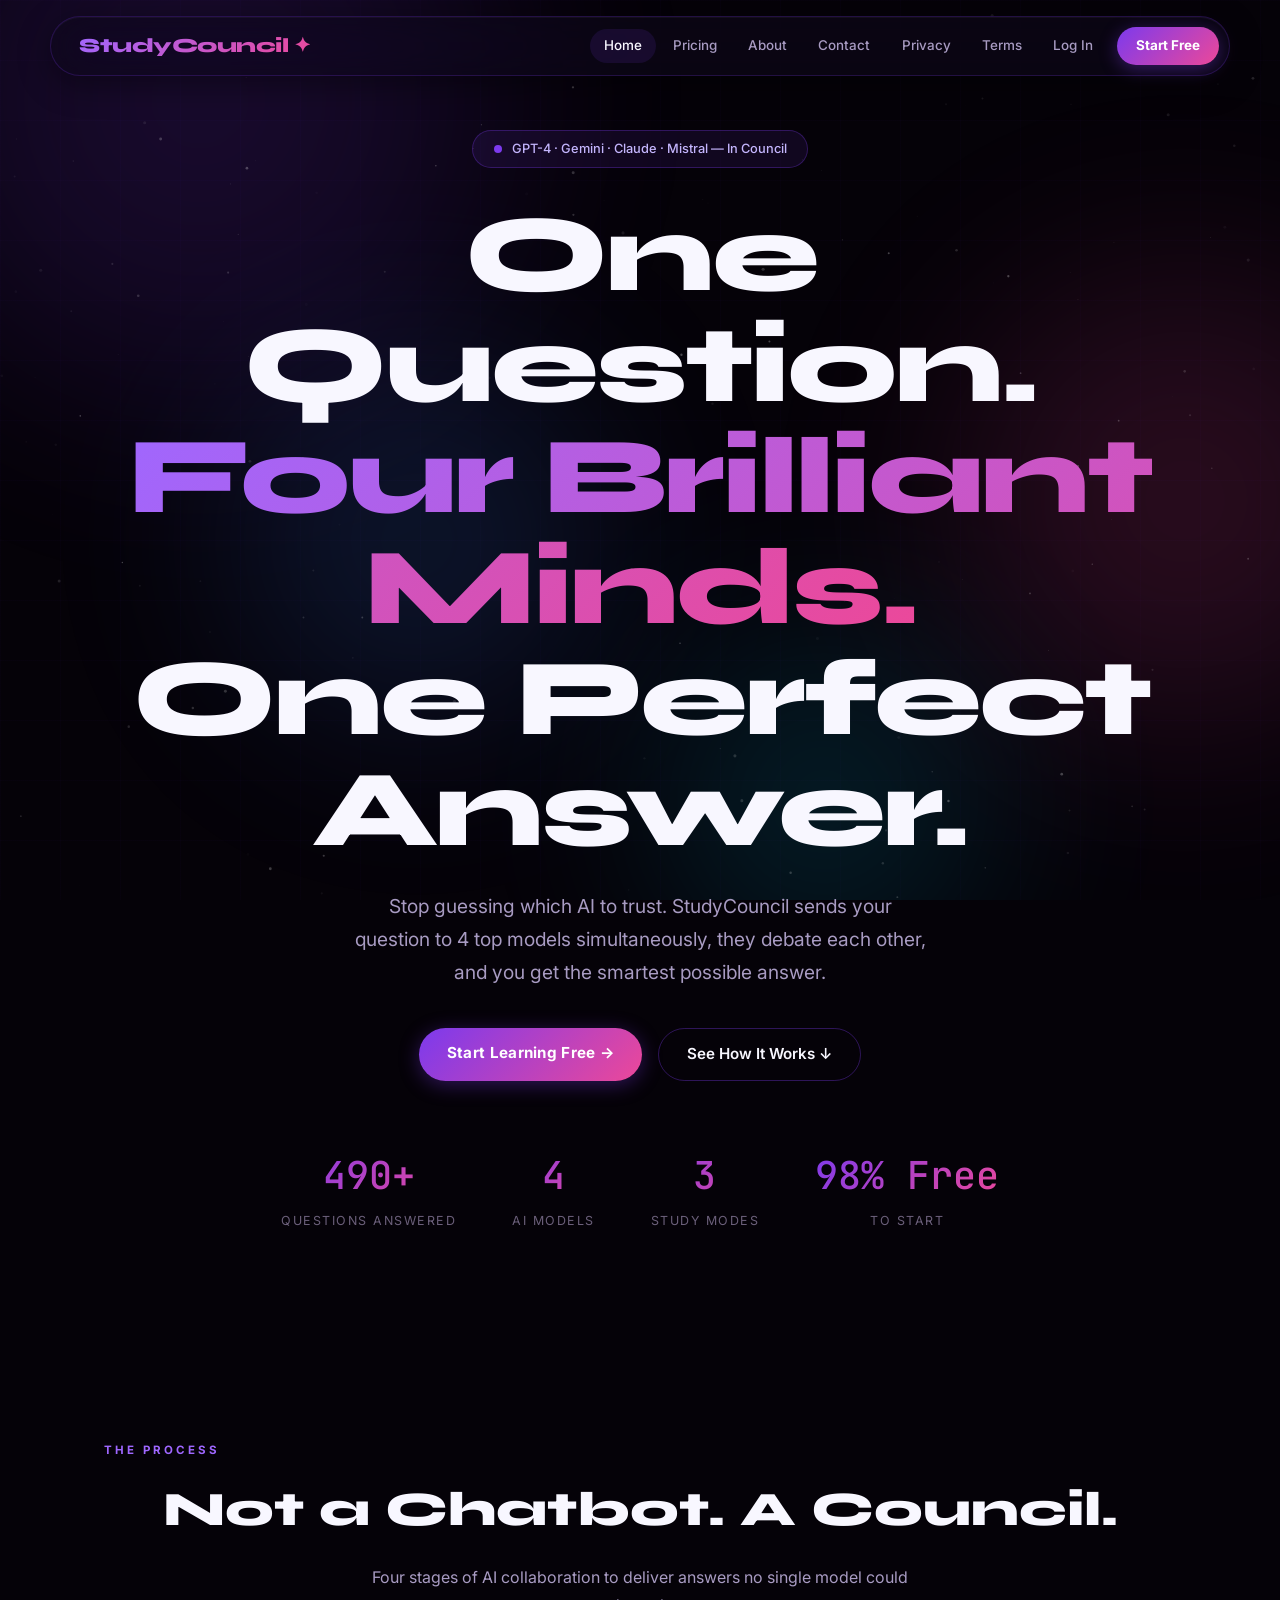
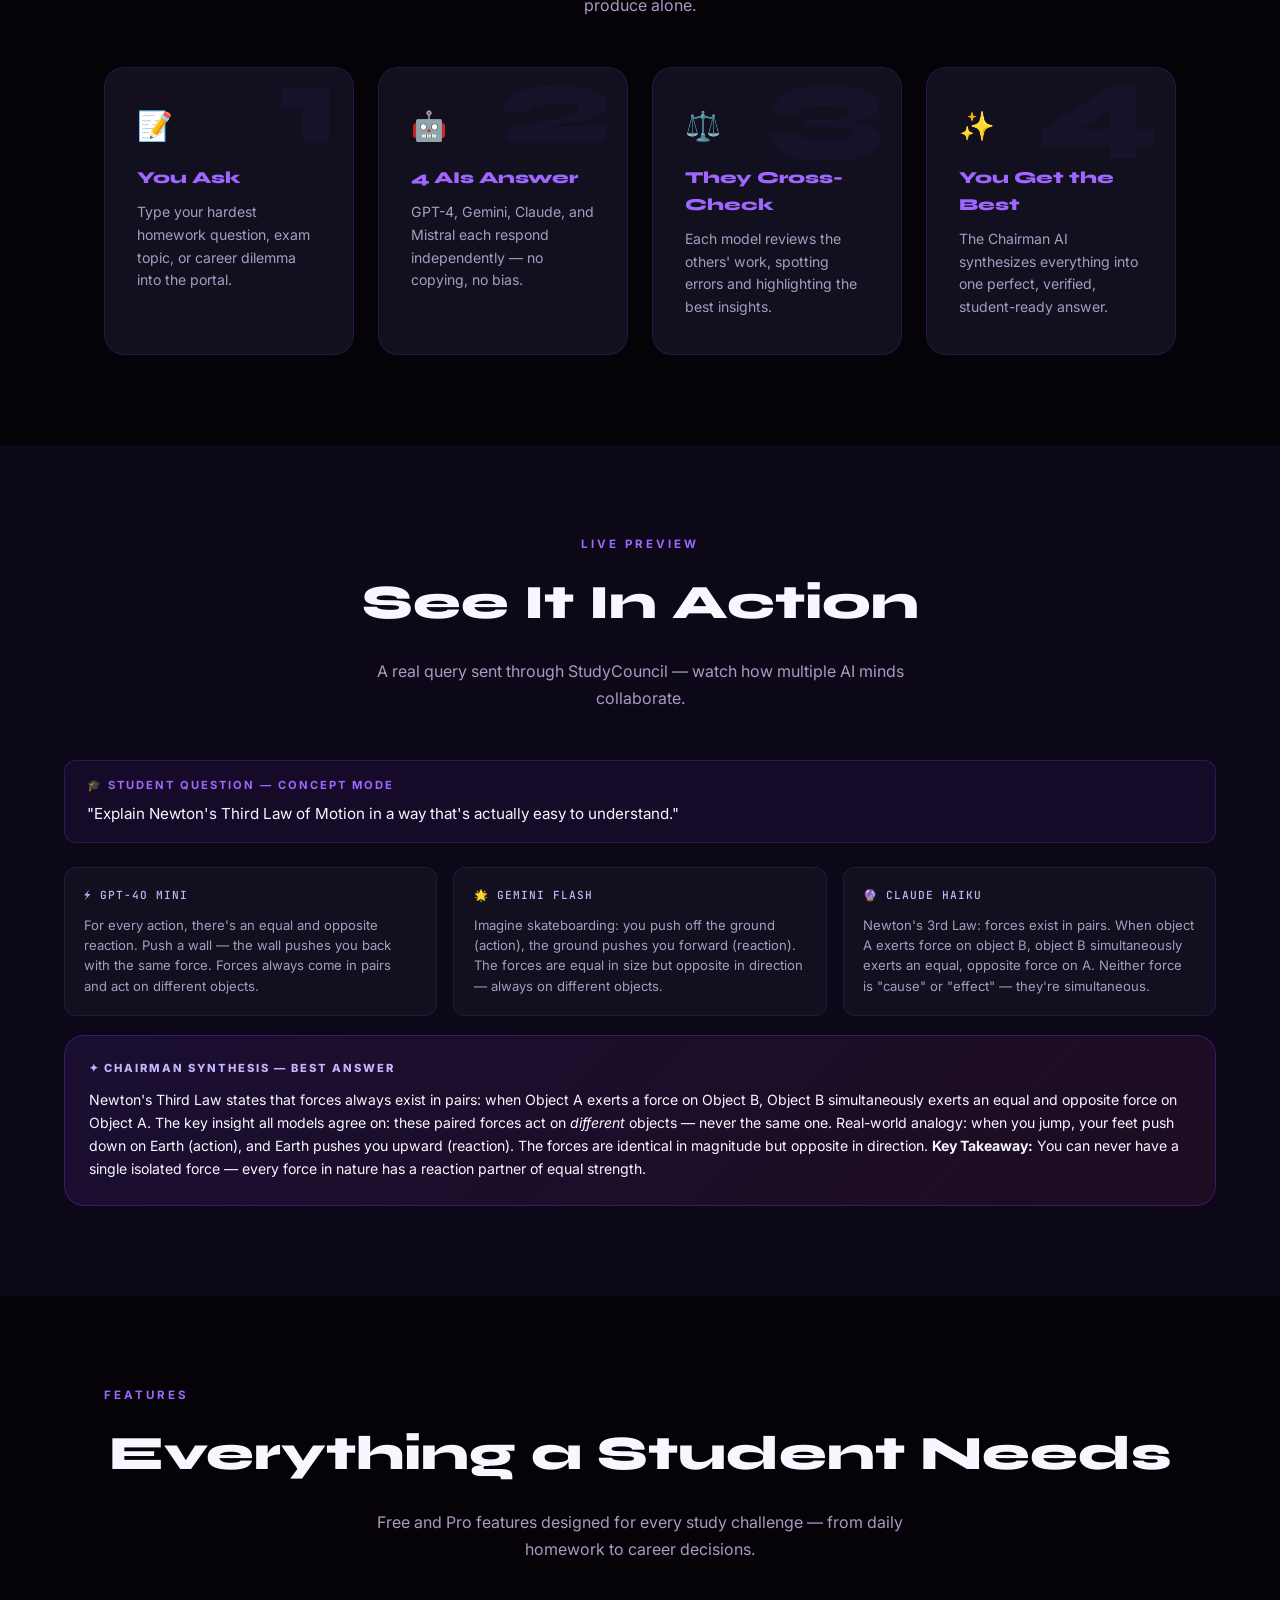
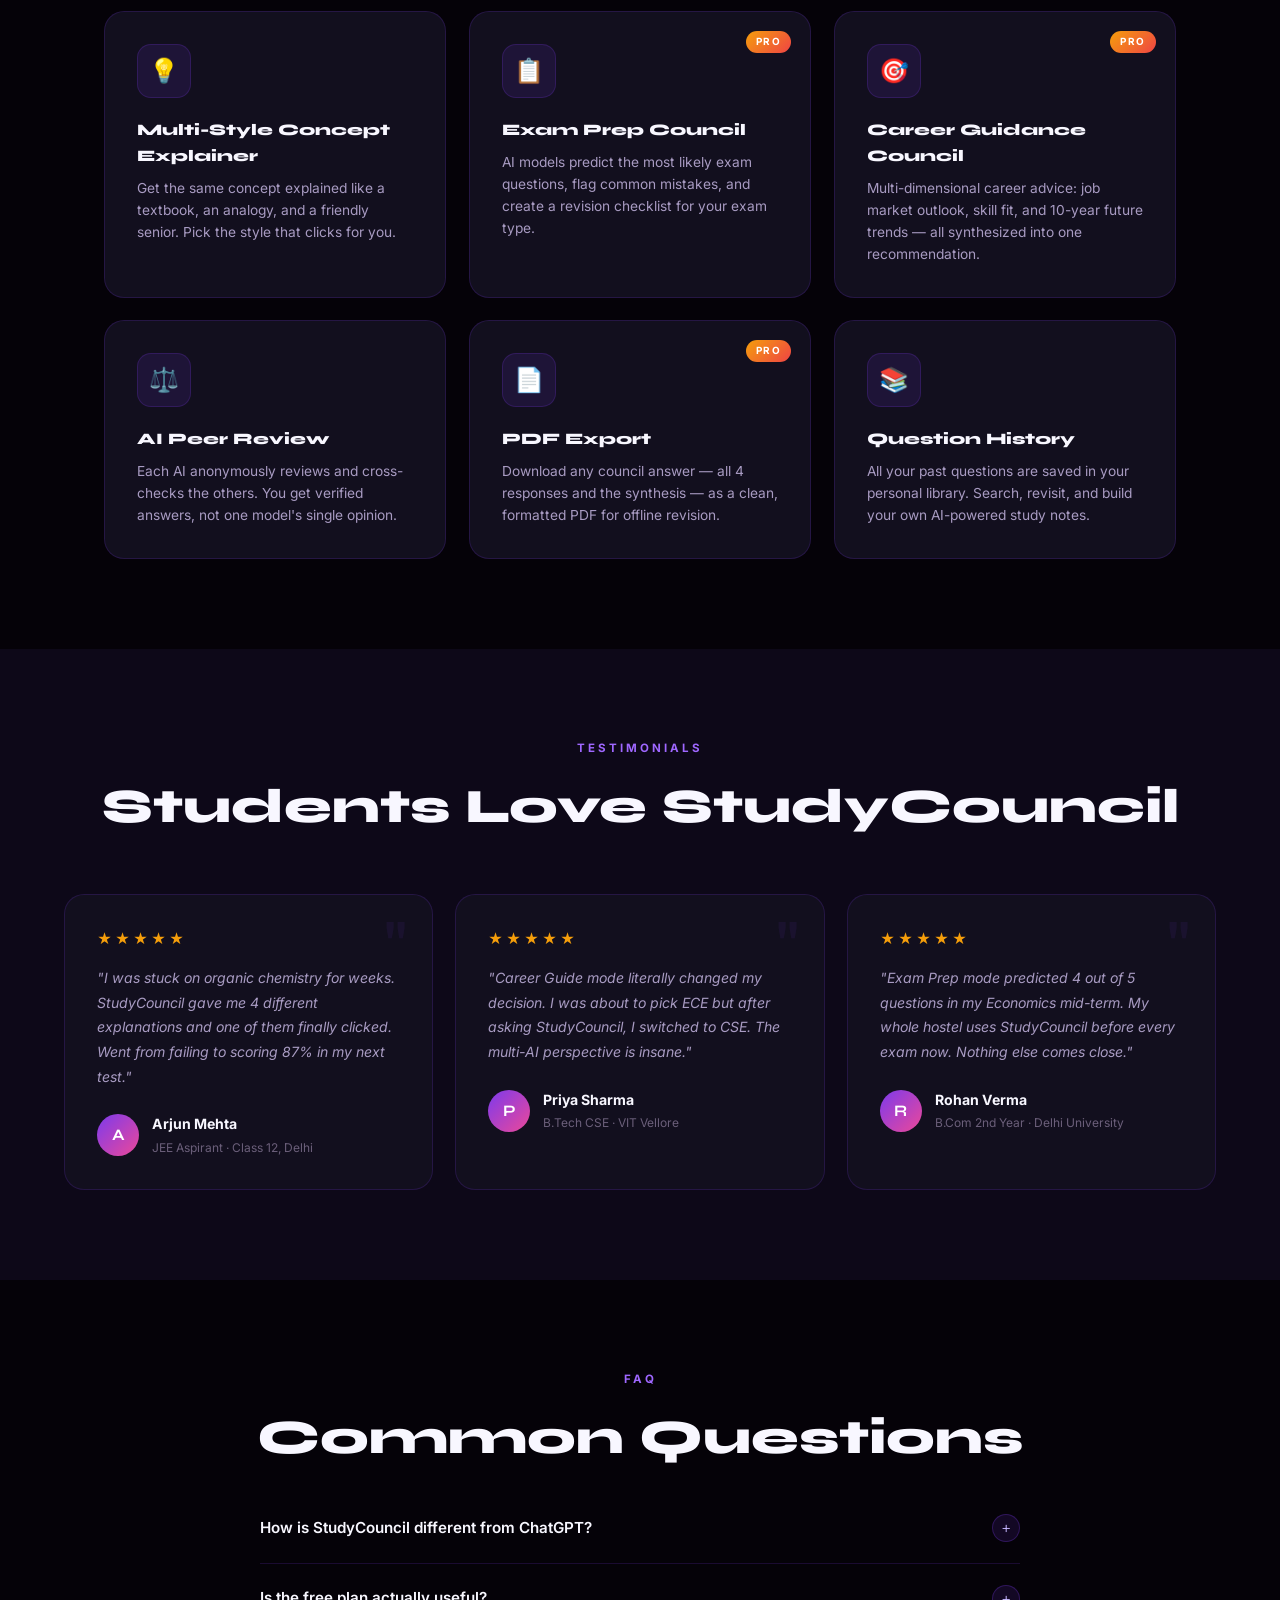
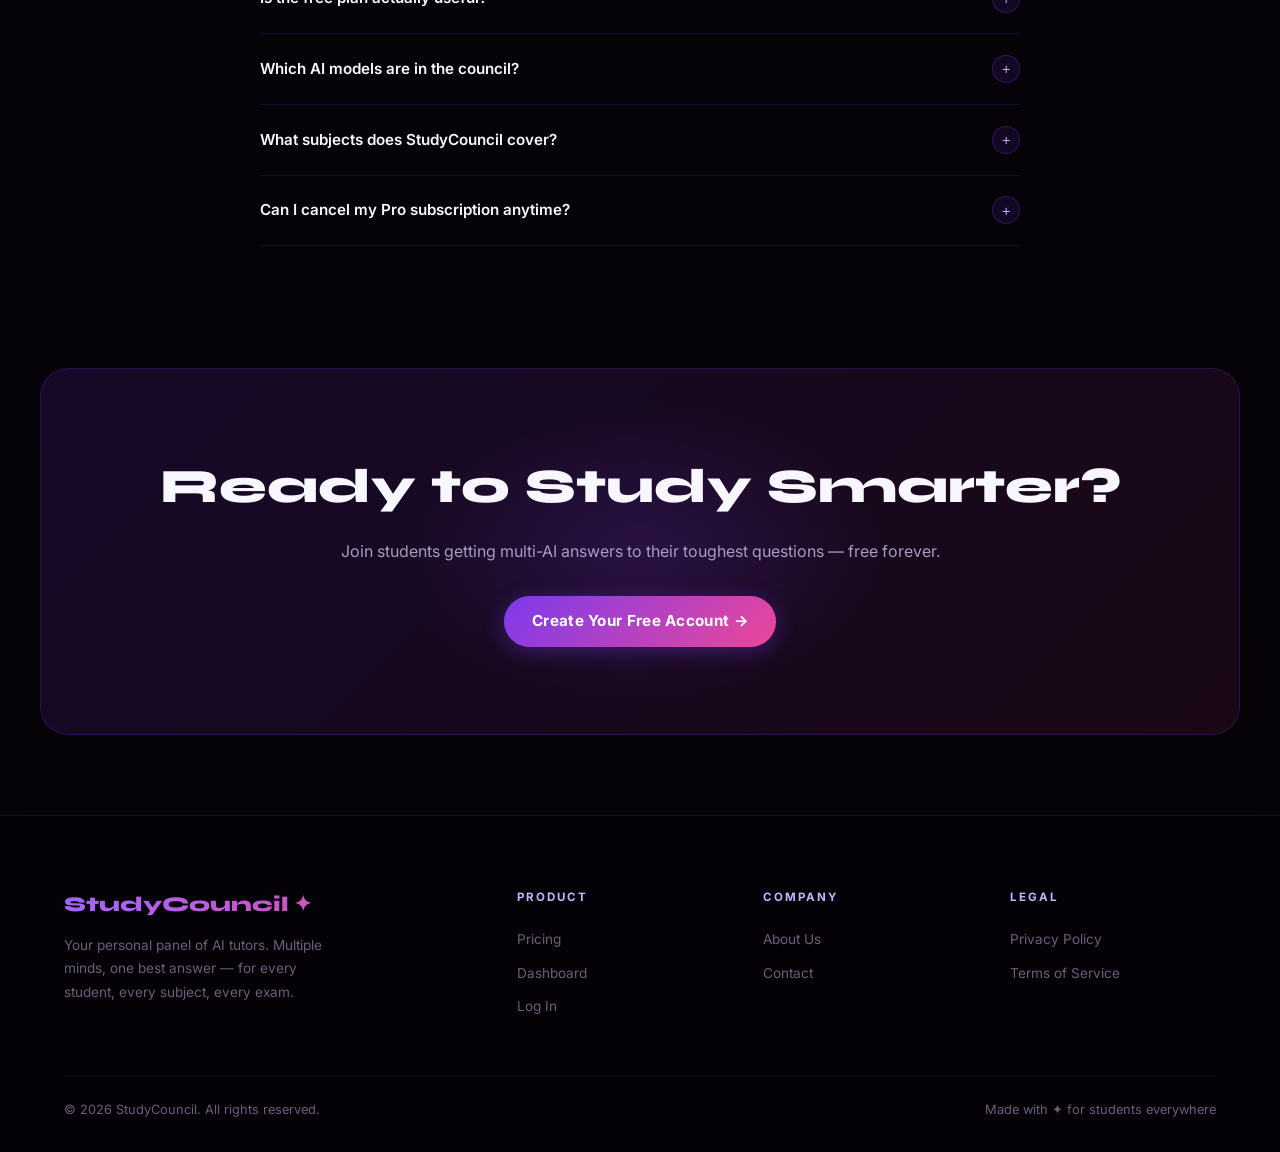
<file: index.html>
<!DOCTYPE html>
<html lang="en">
<head>
  <meta charset="UTF-8">
  <meta name="viewport" content="width=device-width, initial-scale=1.0">
  <title>StudyCouncil | 4 Minds. 1 Answer.</title>
  <meta name="description" content="Ask any study question and get answers from GPT-4, Gemini, Claude & Mistral simultaneously. Free for students.">
  <link rel="icon" href="data:image/svg+xml,<svg xmlns='http://www.w3.org/2000/svg' viewBox='0 0 100 100'><text y='.9em' font-size='90'>🎓</text></svg>">
  <link rel="stylesheet" href="css/global.css">
  <link rel="stylesheet" href="css/navbar.css">
  <link rel="stylesheet" href="css/footer.css">
  <link rel="stylesheet" href="css/home.css">
</head>
<body>
  <!-- Animated background -->
  <div class="bg-mesh" aria-hidden="true">
    <div class="mesh-orb mesh-orb-1"></div>
    <div class="mesh-orb mesh-orb-2"></div>
    <div class="mesh-orb mesh-orb-3"></div>
    <div class="mesh-orb mesh-orb-4"></div>
  </div>
  <canvas id="starfield" style="position:fixed;inset:0;z-index:0;pointer-events:none;opacity:0.35;"></canvas>

  <!-- Splash -->
  <div id="splash">
    <div class="splash-logo">StudyCouncil ✦</div>
    <div class="splash-dots"><span></span><span></span><span></span><span></span></div>
    <div class="splash-tagline">4 Minds. 1 Answer.</div>
  </div>

  <!-- Navbar -->
  <nav class="navbar" id="navbar">
    <div class="nav-container">
      <a href="index.html" class="nav-logo">StudyCouncil ✦</a>
      <div class="nav-links" id="navLinks">
        <a href="index.html" class="active">Home</a>
        <a href="pricing.html">Pricing</a>
        <a href="about.html">About</a>
        <a href="contact.html">Contact</a>
        <a href="privacy.html">Privacy</a>
        <a href="terms.html">Terms</a>
        <a href="login.html" class="nav-login">Log In</a>
        <a href="signup.html" class="nav-cta">Start Free</a>
      </div>
      <button class="hamburger" id="hamburger" onclick="toggleMenu()"><span></span><span></span><span></span></button>
    </div>
  </nav>

  <!-- Hero -->
  <header class="hero">
    <div class="hero-badge"><span class="badge-dot"></span>GPT-4 · Gemini · Claude · Mistral — In Council</div>
    <h1>One Question.<br><span class="grad-text">Four Brilliant Minds.</span><br>One Perfect Answer.</h1>
    <p>Stop guessing which AI to trust. StudyCouncil sends your question to 4 top models simultaneously, they debate each other, and you get the smartest possible answer.</p>
    <div class="hero-btns">
      <a href="signup.html" class="btn-primary">Start Learning Free →</a>
      <a href="#how" class="btn-secondary">See How It Works ↓</a>
    </div>
    <div class="stats">
      <div class="stat-item"><span class="stat-num" data-target="500" data-suffix="+">0</span><p>Questions Answered</p></div>
      <div class="stat-item"><span class="stat-num" data-target="4">0</span><p>AI Models</p></div>
      <div class="stat-item"><span class="stat-num" data-target="3">0</span><p>Study Modes</p></div>
      <div class="stat-item"><span class="stat-num" data-target="100" data-suffix="% Free">0</span><p>To Start</p></div>
    </div>
  </header>

  <!-- How It Works -->
  <section id="how">
    <span class="section-label">The Process</span>
    <h2 class="section-title">Not a Chatbot. A Council.</h2>
    <p class="section-sub">Four stages of AI collaboration to deliver answers no single model could produce alone.</p>
    <div class="steps-grid">
      <div class="step-card reveal"><div class="step-num">1</div><span class="step-icon">📝</span><h3>You Ask</h3><p>Type your hardest homework question, exam topic, or career dilemma into the portal.</p></div>
      <div class="step-card reveal"><div class="step-num">2</div><span class="step-icon">🤖</span><h3>4 AIs Answer</h3><p>GPT-4, Gemini, Claude, and Mistral each respond independently — no copying, no bias.</p></div>
      <div class="step-card reveal"><div class="step-num">3</div><span class="step-icon">⚖️</span><h3>They Cross-Check</h3><p>Each model reviews the others' work, spotting errors and highlighting the best insights.</p></div>
      <div class="step-card reveal"><div class="step-num">4</div><span class="step-icon">✨</span><h3>You Get the Best</h3><p>The Chairman AI synthesizes everything into one perfect, verified, student-ready answer.</p></div>
    </div>
  </section>

  <!-- Live Demo Preview -->
  <div class="demo-section">
    <div class="demo-wrap">
      <span class="section-label" style="text-align:center;display:block;margin-bottom:12px">Live Preview</span>
      <h2 class="section-title">See It In Action</h2>
      <p class="section-sub">A real query sent through StudyCouncil — watch how multiple AI minds collaborate.</p>
      <div class="demo-query">
        <div class="demo-query-label">🎓 Student Question — Concept Mode</div>
        <p>"Explain Newton's Third Law of Motion in a way that's actually easy to understand."</p>
      </div>
      <div class="demo-cards">
        <div class="demo-card reveal"><div class="demo-model">⚡ GPT-4o Mini</div><p>For every action, there's an equal and opposite reaction. Push a wall — the wall pushes you back with the same force. Forces always come in pairs and act on different objects.</p></div>
        <div class="demo-card reveal"><div class="demo-model">🌟 Gemini Flash</div><p>Imagine skateboarding: you push off the ground (action), the ground pushes you forward (reaction). The forces are equal in size but opposite in direction — always on different objects.</p></div>
        <div class="demo-card reveal"><div class="demo-model">🔮 Claude Haiku</div><p>Newton's 3rd Law: forces exist in pairs. When object A exerts force on object B, object B simultaneously exerts an equal, opposite force on A. Neither force is "cause" or "effect" — they're simultaneous.</p></div>
      </div>
      <div class="demo-synthesis reveal">
        <div class="demo-synth-label">✦ Chairman Synthesis — Best Answer</div>
        <p>Newton's Third Law states that forces always exist in pairs: when Object A exerts a force on Object B, Object B simultaneously exerts an equal and opposite force on Object A. The key insight all models agree on: these paired forces act on <em>different</em> objects — never the same one. Real-world analogy: when you jump, your feet push down on Earth (action), and Earth pushes you upward (reaction). The forces are identical in magnitude but opposite in direction. <strong>Key Takeaway:</strong> You can never have a single isolated force — every force in nature has a reaction partner of equal strength.</p>
      </div>
    </div>
  </div>

  <!-- Features -->
  <section id="features">
    <span class="section-label">Features</span>
    <h2 class="section-title">Everything a Student Needs</h2>
    <p class="section-sub">Free and Pro features designed for every study challenge — from daily homework to career decisions.</p>
    <div class="features-grid">
      <div class="feature-card reveal"><div class="feature-icon">💡</div><h3>Multi-Style Concept Explainer</h3><p>Get the same concept explained like a textbook, an analogy, and a friendly senior. Pick the style that clicks for you.</p></div>
      <div class="feature-card reveal"><span class="pro-badge">PRO</span><div class="feature-icon">📋</div><h3>Exam Prep Council</h3><p>AI models predict the most likely exam questions, flag common mistakes, and create a revision checklist for your exam type.</p></div>
      <div class="feature-card reveal"><span class="pro-badge">PRO</span><div class="feature-icon">🎯</div><h3>Career Guidance Council</h3><p>Multi-dimensional career advice: job market outlook, skill fit, and 10-year future trends — all synthesized into one recommendation.</p></div>
      <div class="feature-card reveal"><div class="feature-icon">⚖️</div><h3>AI Peer Review</h3><p>Each AI anonymously reviews and cross-checks the others. You get verified answers, not one model's single opinion.</p></div>
      <div class="feature-card reveal"><span class="pro-badge">PRO</span><div class="feature-icon">📄</div><h3>PDF Export</h3><p>Download any council answer — all 4 responses and the synthesis — as a clean, formatted PDF for offline revision.</p></div>
      <div class="feature-card reveal"><div class="feature-icon">📚</div><h3>Question History</h3><p>All your past questions are saved in your personal library. Search, revisit, and build your own AI-powered study notes.</p></div>
    </div>
  </section>

  <!-- Testimonials -->
  <div class="test-section">
    <div class="test-wrap">
      <span class="section-label" style="text-align:center;display:block;margin-bottom:12px">Testimonials</span>
      <h2 class="section-title">Students Love StudyCouncil</h2>
      <div class="test-grid">
        <div class="test-card reveal">
          <div class="stars">★★★★★</div>
          <p>"I was stuck on organic chemistry for weeks. StudyCouncil gave me 4 different explanations and one of them finally clicked. Went from failing to scoring 87% in my next test."</p>
          <div class="test-author"><div class="test-avatar">A</div><div><div class="test-name">Arjun Mehta</div><div class="test-role">JEE Aspirant · Class 12, Delhi</div></div></div>
        </div>
        <div class="test-card reveal">
          <div class="stars">★★★★★</div>
          <p>"Career Guide mode literally changed my decision. I was about to pick ECE but after asking StudyCouncil, I switched to CSE. The multi-AI perspective is insane."</p>
          <div class="test-author"><div class="test-avatar">P</div><div><div class="test-name">Priya Sharma</div><div class="test-role">B.Tech CSE · VIT Vellore</div></div></div>
        </div>
        <div class="test-card reveal">
          <div class="stars">★★★★★</div>
          <p>"Exam Prep mode predicted 4 out of 5 questions in my Economics mid-term. My whole hostel uses StudyCouncil before every exam now. Nothing else comes close."</p>
          <div class="test-author"><div class="test-avatar">R</div><div><div class="test-name">Rohan Verma</div><div class="test-role">B.Com 2nd Year · Delhi University</div></div></div>
        </div>
      </div>
    </div>
  </div>

  <!-- FAQ -->
  <section id="faq">
    <span class="section-label" style="text-align:center">FAQ</span>
    <h2 class="section-title">Common Questions</h2>
    <div class="faq-list">
      <div class="faq-item"><div class="faq-q">How is StudyCouncil different from ChatGPT?<span class="faq-icon">+</span></div><div class="faq-a">ChatGPT gives you one answer from one model. StudyCouncil sends your question to 4 different AI models simultaneously, has them peer-review each other, and synthesizes the best answer. It's like asking multiple expert tutors instead of just one.</div></div>
      <div class="faq-item"><div class="faq-q">Is the free plan actually useful?<span class="faq-icon">+</span></div><div class="faq-a">Yes! The free plan gives you full access to Concept Explainer mode with 10 questions per day — enough for daily homework help. Pro unlocks Exam Prep, Career Council, unlimited questions, and PDF export.</div></div>
      <div class="faq-item"><div class="faq-q">Which AI models are in the council?<span class="faq-icon">+</span></div><div class="faq-a">The council includes GPT-4o Mini, Google Gemini Flash 1.5, Claude 3 Haiku, and Mistral 7B. We use OpenRouter to power all models, so you always get the latest versions available.</div></div>
      <div class="faq-item"><div class="faq-q">What subjects does StudyCouncil cover?<span class="faq-icon">+</span></div><div class="faq-a">StudyCouncil works for any subject — Science, Math, History, Literature, Economics, Law, CS, and more. It also supports career questions across any industry and exam prep for JEE, UPSC, GRE, GMAT, IELTS, and more.</div></div>
      <div class="faq-item"><div class="faq-q">Can I cancel my Pro subscription anytime?<span class="faq-icon">+</span></div><div class="faq-a">Absolutely. Cancel anytime from your account settings — no questions asked, no hidden fees. You'll retain Pro access until the end of your billing period.</div></div>
    </div>
  </section>

  <!-- CTA Banner -->
  <div class="cta-banner">
    <h2>Ready to Study Smarter?</h2>
    <p>Join students getting multi-AI answers to their toughest questions — free forever.</p>
    <a href="signup.html" class="btn-primary">Create Your Free Account →</a>
  </div>

  <!-- Footer -->
  <footer class="footer">
    <div class="footer-grid">
      <div class="footer-brand"><h3>StudyCouncil ✦</h3><p>Your personal panel of AI tutors. Multiple minds, one best answer — for every student, every subject, every exam.</p></div>
      <div class="footer-col"><h4>Product</h4><ul><li><a href="pricing.html">Pricing</a></li><li><a href="dashboard.html">Dashboard</a></li><li><a href="login.html">Log In</a></li></ul></div>
      <div class="footer-col"><h4>Company</h4><ul><li><a href="about.html">About Us</a></li><li><a href="contact.html">Contact</a></li></ul></div>
      <div class="footer-col"><h4>Legal</h4><ul><li><a href="privacy.html">Privacy Policy</a></li><li><a href="terms.html">Terms of Service</a></li></ul></div>
    </div>
    <div class="footer-bottom"><p>© 2026 StudyCouncil. All rights reserved.</p><p>Made with ✦ for students everywhere</p></div>
  </footer>

  <button id="backToTop" onclick="window.scrollTo({top:0,behavior:'smooth'})">↑</button>

  <script src="js/navbar.js"></script>
  <script src="js/home.js"></script>
</body>
</html>
</file>
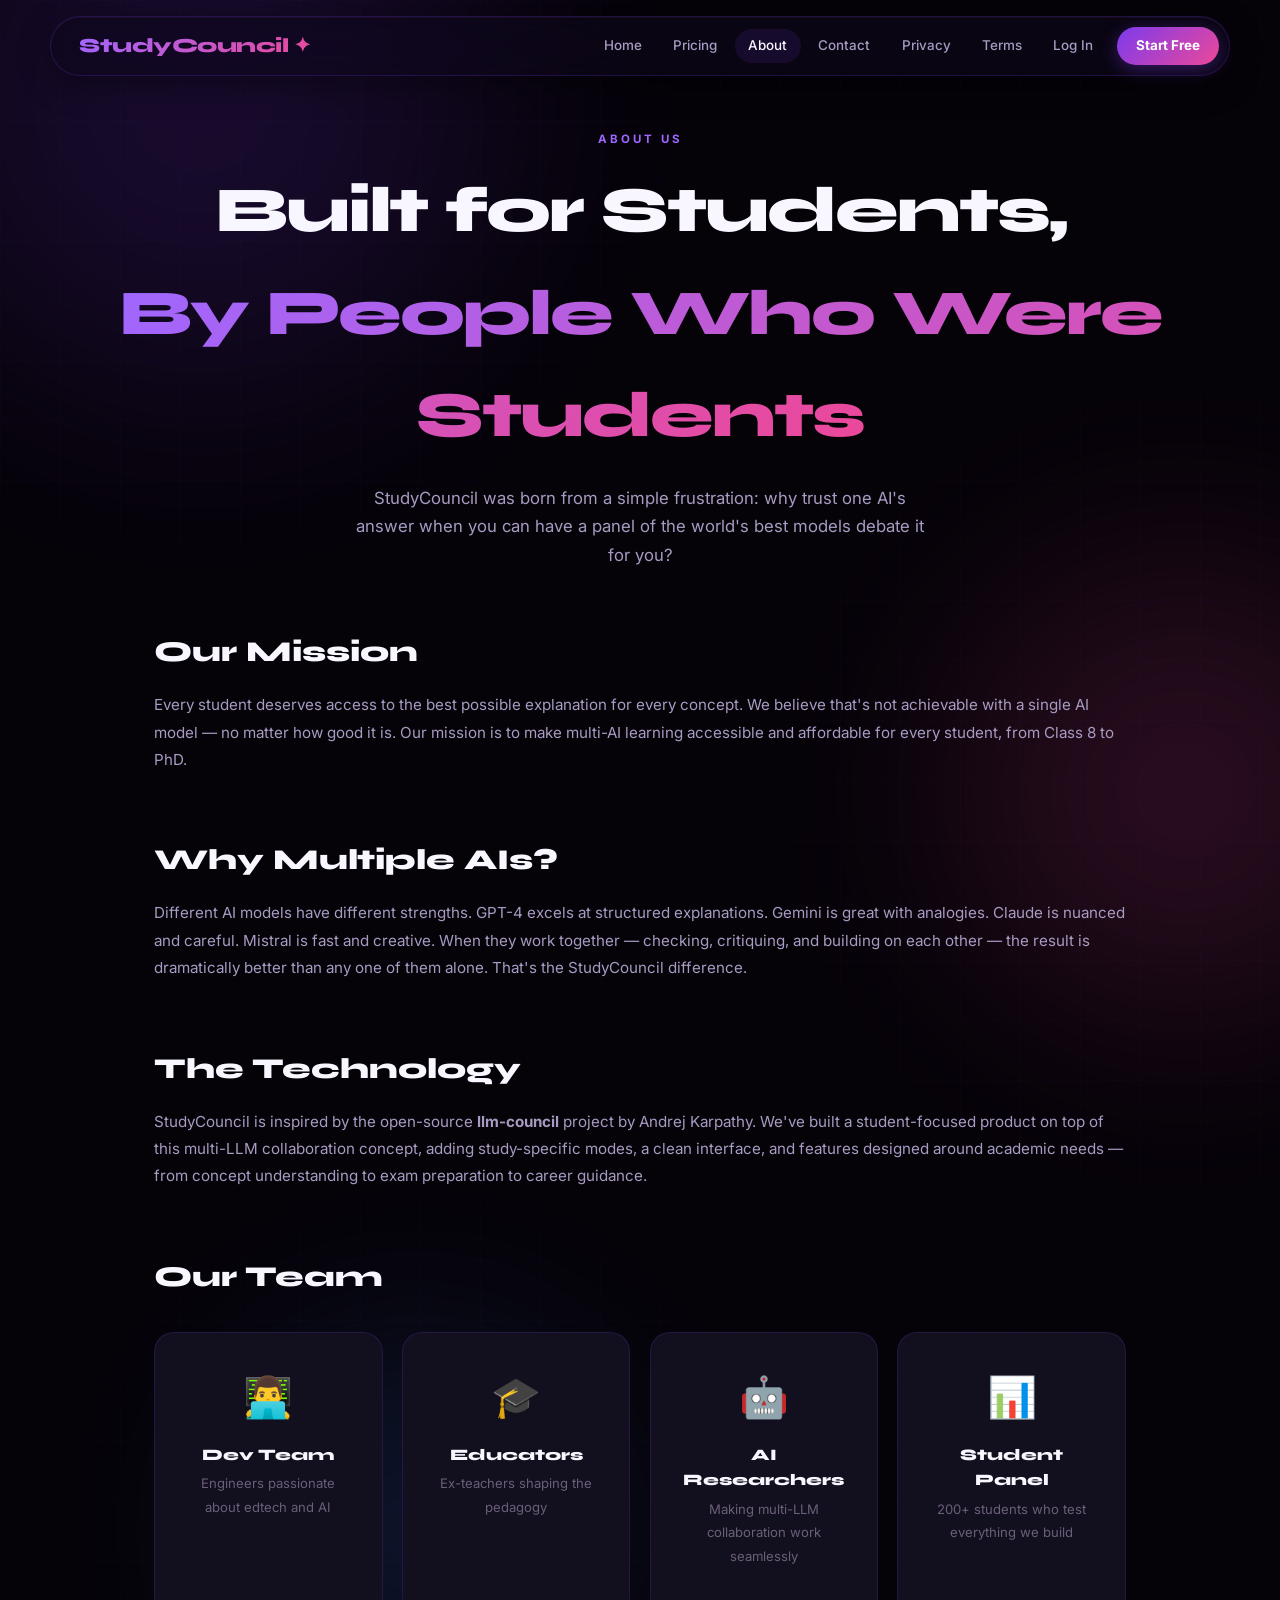
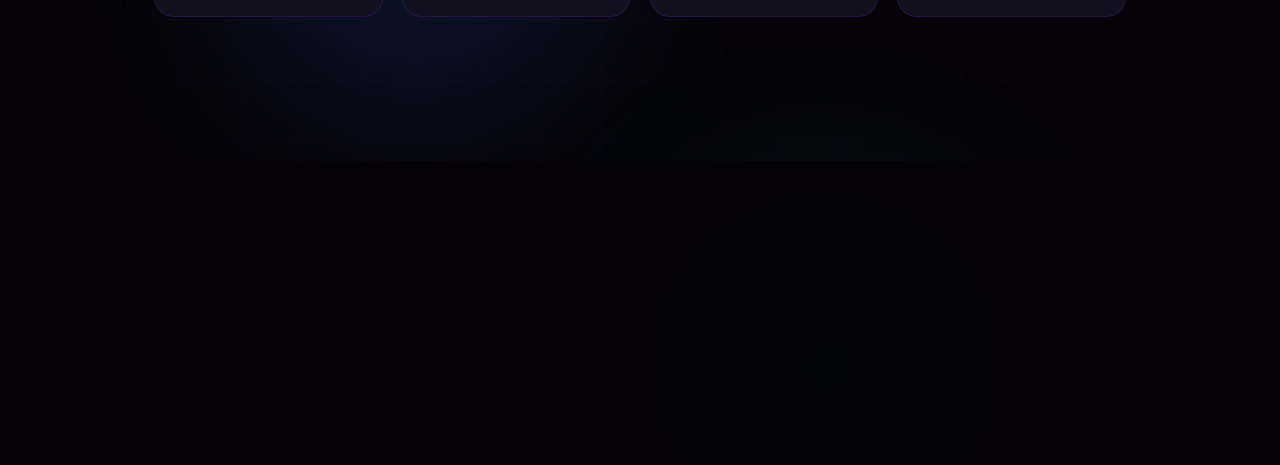
<file: about.html>
<!DOCTYPE html>
<html lang="en">
<head>
  <meta charset="UTF-8"><meta name="viewport" content="width=device-width, initial-scale=1.0">
  <title>About | StudyCouncil</title>
  <link rel="icon" href="data:image/svg+xml,<svg xmlns='http://www.w3.org/2000/svg' viewBox='0 0 100 100'><text y='.9em' font-size='90'>🎓</text></svg>">
  <link rel="stylesheet" href="css/global.css"><link rel="stylesheet" href="css/navbar.css"><link rel="stylesheet" href="css/footer.css"><link rel="stylesheet" href="css/about.css">
</head>
<body class="page-fade">
  <div class="bg-mesh" aria-hidden="true"><div class="mesh-orb mesh-orb-1"></div><div class="mesh-orb mesh-orb-2"></div><div class="mesh-orb mesh-orb-3"></div><div class="mesh-orb mesh-orb-4"></div></div>
  <nav class="navbar" id="navbar"><div class="nav-container"><a href="index.html" class="nav-logo">StudyCouncil ✦</a><div class="nav-links" id="navLinks"><a href="index.html">Home</a><a href="pricing.html">Pricing</a><a href="about.html" class="active">About</a><a href="contact.html">Contact</a><a href="privacy.html">Privacy</a><a href="terms.html">Terms</a><a href="login.html" class="nav-login">Log In</a><a href="signup.html" class="nav-cta">Start Free</a></div><button class="hamburger" id="hamburger" onclick="toggleMenu()"><span></span><span></span><span></span></button></div></nav>
  <div class="about-hero">
    <span class="section-label">About Us</span>
    <h1>Built for Students,<br><span class="grad-text">By People Who Were Students</span></h1>
    <p>StudyCouncil was born from a simple frustration: why trust one AI's answer when you can have a panel of the world's best models debate it for you?</p>
  </div>
  <div class="about-body">
    <div class="about-section"><h2>Our Mission</h2><p>Every student deserves access to the best possible explanation for every concept. We believe that's not achievable with a single AI model — no matter how good it is. Our mission is to make multi-AI learning accessible and affordable for every student, from Class 8 to PhD.</p></div>
    <div class="about-section"><h2>Why Multiple AIs?</h2><p>Different AI models have different strengths. GPT-4 excels at structured explanations. Gemini is great with analogies. Claude is nuanced and careful. Mistral is fast and creative. When they work together — checking, critiquing, and building on each other — the result is dramatically better than any one of them alone. That's the StudyCouncil difference.</p></div>
    <div class="about-section"><h2>The Technology</h2><p>StudyCouncil is inspired by the open-source <strong>llm-council</strong> project by Andrej Karpathy. We've built a student-focused product on top of this multi-LLM collaboration concept, adding study-specific modes, a clean interface, and features designed around academic needs — from concept understanding to exam preparation to career guidance.</p></div>
    <div class="about-section">
      <h2>Our Team</h2>
      <div class="team-grid">
        <div class="team-card"><span class="team-emoji">👨‍💻</span><h3>Dev Team</h3><p>Engineers passionate about edtech and AI</p></div>
        <div class="team-card"><span class="team-emoji">🎓</span><h3>Educators</h3><p>Ex-teachers shaping the pedagogy</p></div>
        <div class="team-card"><span class="team-emoji">🤖</span><h3>AI Researchers</h3><p>Making multi-LLM collaboration work seamlessly</p></div>
        <div class="team-card"><span class="team-emoji">📊</span><h3>Student Panel</h3><p>200+ students who test everything we build</p></div>
      </div>
    </div>
  </div>
  <footer class="footer"><div class="footer-grid"><div class="footer-brand"><h3>StudyCouncil ✦</h3><p>Your personal panel of AI tutors. Multiple minds, one best answer.</p></div><div class="footer-col"><h4>Product</h4><ul><li><a href="pricing.html">Pricing</a></li><li><a href="login.html">Log In</a></li></ul></div><div class="footer-col"><h4>Company</h4><ul><li><a href="about.html">About Us</a></li><li><a href="contact.html">Contact</a></li></ul></div><div class="footer-col"><h4>Legal</h4><ul><li><a href="privacy.html">Privacy Policy</a></li><li><a href="terms.html">Terms of Service</a></li></ul></div></div><div class="footer-bottom"><p>© 2026 StudyCouncil. All rights reserved.</p><p>Made with ✦ for students everywhere</p></div></footer>
  <script src="js/navbar.js"></script>
</body>
</html>
</file>
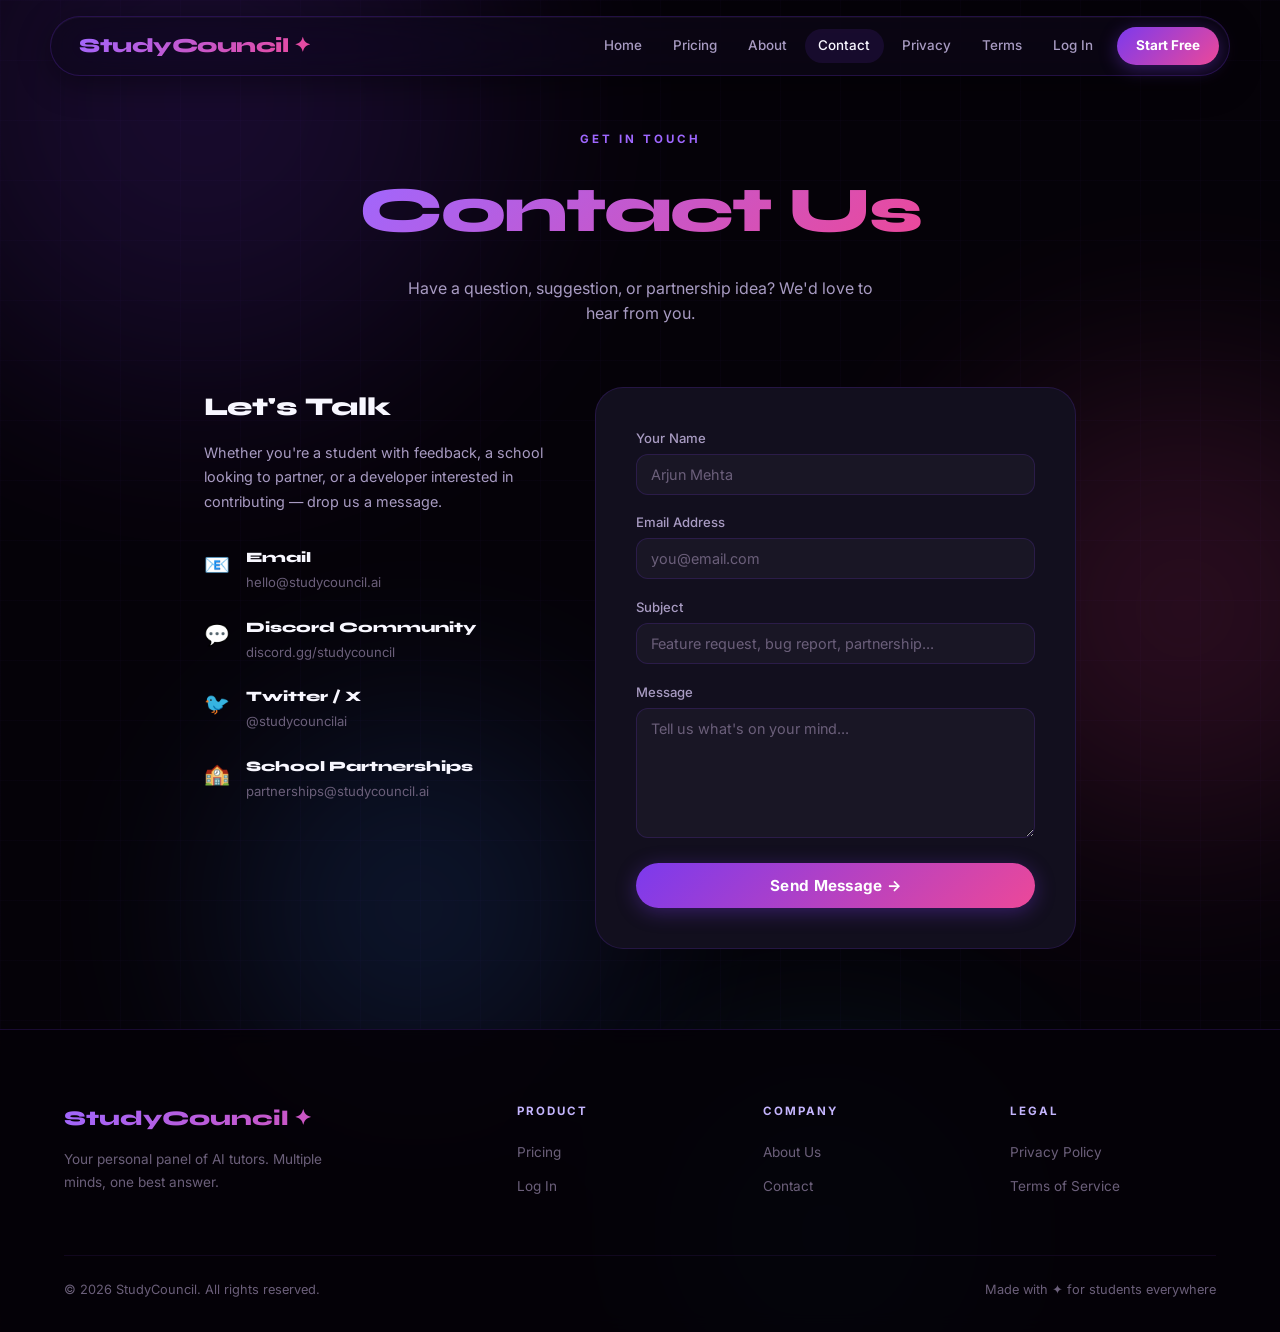
<file: contact.html>
<!DOCTYPE html>
<html lang="en">
<head>
  <meta charset="UTF-8"><meta name="viewport" content="width=device-width, initial-scale=1.0">
  <title>Contact | StudyCouncil</title>
  <link rel="icon" href="data:image/svg+xml,<svg xmlns='http://www.w3.org/2000/svg' viewBox='0 0 100 100'><text y='.9em' font-size='90'>🎓</text></svg>">
  <link rel="stylesheet" href="css/global.css"><link rel="stylesheet" href="css/navbar.css"><link rel="stylesheet" href="css/footer.css"><link rel="stylesheet" href="css/about.css">
</head>
<body class="page-fade">
  <div class="bg-mesh" aria-hidden="true"><div class="mesh-orb mesh-orb-1"></div><div class="mesh-orb mesh-orb-2"></div><div class="mesh-orb mesh-orb-3"></div><div class="mesh-orb mesh-orb-4"></div></div>
  <nav class="navbar" id="navbar"><div class="nav-container"><a href="index.html" class="nav-logo">StudyCouncil ✦</a><div class="nav-links" id="navLinks"><a href="index.html">Home</a><a href="pricing.html">Pricing</a><a href="about.html">About</a><a href="contact.html" class="active">Contact</a><a href="privacy.html">Privacy</a><a href="terms.html">Terms</a><a href="login.html" class="nav-login">Log In</a><a href="signup.html" class="nav-cta">Start Free</a></div><button class="hamburger" id="hamburger" onclick="toggleMenu()"><span></span><span></span><span></span></button></div></nav>
  <div class="contact-hero">
    <span class="section-label">Get In Touch</span>
    <h1><span class="grad-text">Contact Us</span></h1>
    <p>Have a question, suggestion, or partnership idea? We'd love to hear from you.</p>
  </div>
  <div class="contact-body">
    <div class="contact-info">
      <h2>Let's Talk</h2>
      <p>Whether you're a student with feedback, a school looking to partner, or a developer interested in contributing — drop us a message.</p>
      <div class="contact-item"><span class="contact-icon">📧</span><div><h4>Email</h4><p>hello@studycouncil.ai</p></div></div>
      <div class="contact-item"><span class="contact-icon">💬</span><div><h4>Discord Community</h4><p>discord.gg/studycouncil</p></div></div>
      <div class="contact-item"><span class="contact-icon">🐦</span><div><h4>Twitter / X</h4><p>@studycouncilai</p></div></div>
      <div class="contact-item"><span class="contact-icon">🏫</span><div><h4>School Partnerships</h4><p>partnerships@studycouncil.ai</p></div></div>
    </div>
    <div class="contact-form">
      <div class="form-group"><label>Your Name</label><input type="text" placeholder="Arjun Mehta"></div>
      <div class="form-group"><label>Email Address</label><input type="email" placeholder="you@email.com"></div>
      <div class="form-group"><label>Subject</label><input type="text" placeholder="Feature request, bug report, partnership..."></div>
      <div class="form-group"><label>Message</label><textarea placeholder="Tell us what's on your mind..."></textarea></div>
      <button class="btn-primary" style="width:100%" onclick="this.textContent='Sent! ✓';this.style.opacity='0.7'">Send Message →</button>
    </div>
  </div>
  <footer class="footer"><div class="footer-grid"><div class="footer-brand"><h3>StudyCouncil ✦</h3><p>Your personal panel of AI tutors. Multiple minds, one best answer.</p></div><div class="footer-col"><h4>Product</h4><ul><li><a href="pricing.html">Pricing</a></li><li><a href="login.html">Log In</a></li></ul></div><div class="footer-col"><h4>Company</h4><ul><li><a href="about.html">About Us</a></li><li><a href="contact.html">Contact</a></li></ul></div><div class="footer-col"><h4>Legal</h4><ul><li><a href="privacy.html">Privacy Policy</a></li><li><a href="terms.html">Terms of Service</a></li></ul></div></div><div class="footer-bottom"><p>© 2026 StudyCouncil. All rights reserved.</p><p>Made with ✦ for students everywhere</p></div></footer>
  <script src="js/navbar.js"></script>
</body>
</html>
</file>
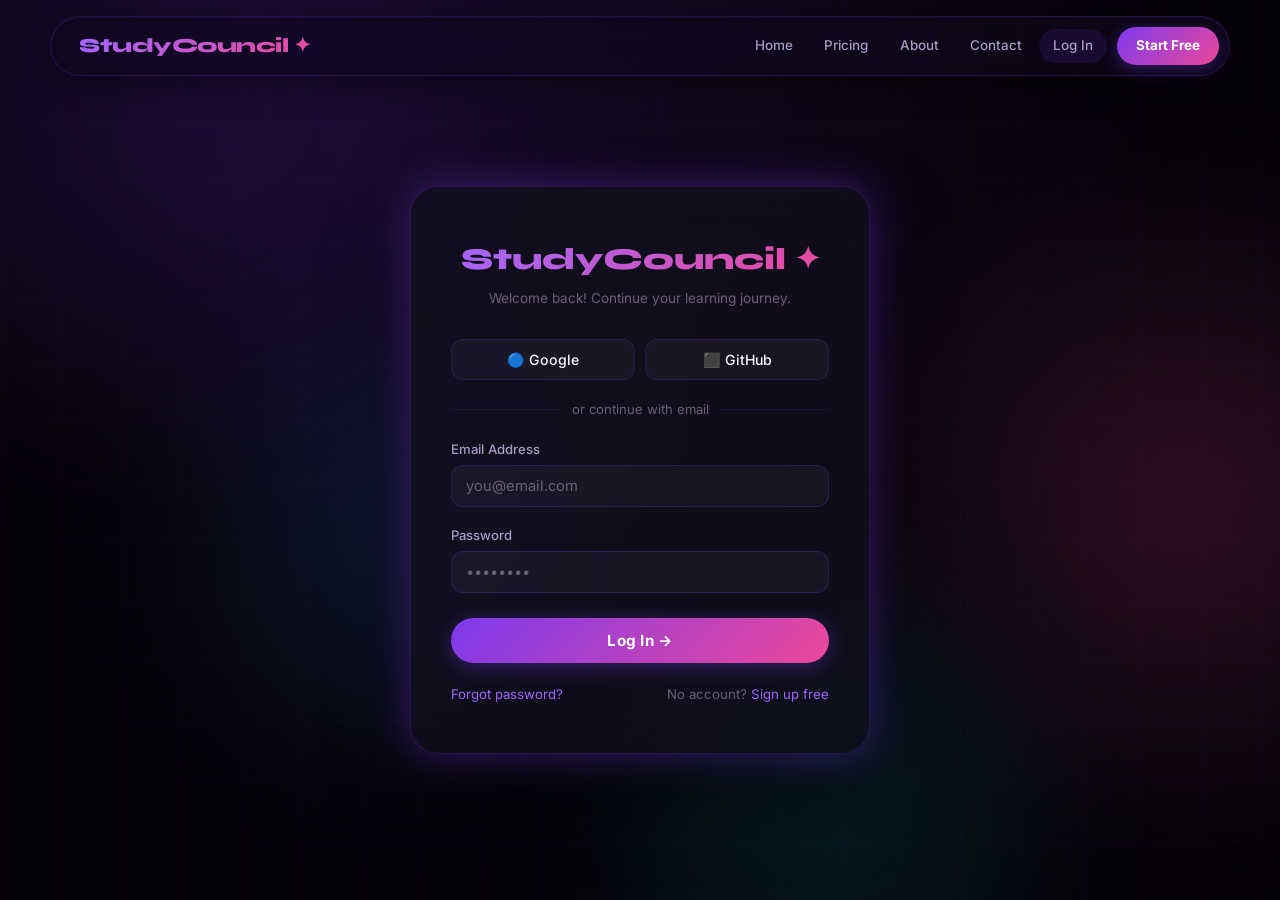
<file: login.html>
<!DOCTYPE html>
<html lang="en">
<head>
  <meta charset="UTF-8"><meta name="viewport" content="width=device-width, initial-scale=1.0">
  <title>Log In | StudyCouncil</title>
  <link rel="icon" href="data:image/svg+xml,<svg xmlns='http://www.w3.org/2000/svg' viewBox='0 0 100 100'><text y='.9em' font-size='90'>🎓</text></svg>">
  <link rel="stylesheet" href="css/global.css"><link rel="stylesheet" href="css/navbar.css"><link rel="stylesheet" href="css/auth.css">
</head>
<body class="page-fade">
  <div class="bg-mesh" aria-hidden="true"><div class="mesh-orb mesh-orb-1"></div><div class="mesh-orb mesh-orb-2"></div><div class="mesh-orb mesh-orb-3"></div><div class="mesh-orb mesh-orb-4"></div></div>
  <nav class="navbar" id="navbar"><div class="nav-container"><a href="index.html" class="nav-logo">StudyCouncil ✦</a><div class="nav-links" id="navLinks"><a href="index.html">Home</a><a href="pricing.html">Pricing</a><a href="about.html">About</a><a href="contact.html">Contact</a><a href="login.html" class="nav-login active">Log In</a><a href="signup.html" class="nav-cta">Start Free</a></div><button class="hamburger" id="hamburger" onclick="toggleMenu()"><span></span><span></span><span></span></button></div></nav>
  <div class="auth-wrapper">
    <div class="auth-card">
      <a href="index.html" class="auth-logo">StudyCouncil ✦</a>
      <p class="auth-subtitle">Welcome back! Continue your learning journey.</p>
      <div class="social-btns">
        <button class="btn-social">🔵 Google</button>
        <button class="btn-social">⬛ GitHub</button>
      </div>
      <div class="divider">or continue with email</div>
      <form class="auth-form" id="loginForm">
        <div class="form-group"><label>Email Address</label><input type="email" id="email" placeholder="you@email.com" required></div>
        <div class="form-group"><label>Password</label><input type="password" id="password" placeholder="••••••••" required></div>
        <button type="submit" class="btn-primary">Log In →</button>
      </form>
      <div class="auth-links">
        <a href="#">Forgot password?</a>
        <span>No account? <a href="signup.html">Sign up free</a></span>
      </div>
    </div>
  </div>
  <script src="js/navbar.js"></script>
  <script src="js/toast.js"></script>
  <script src="js/auth.js"></script>
</body>
</html>
</file>
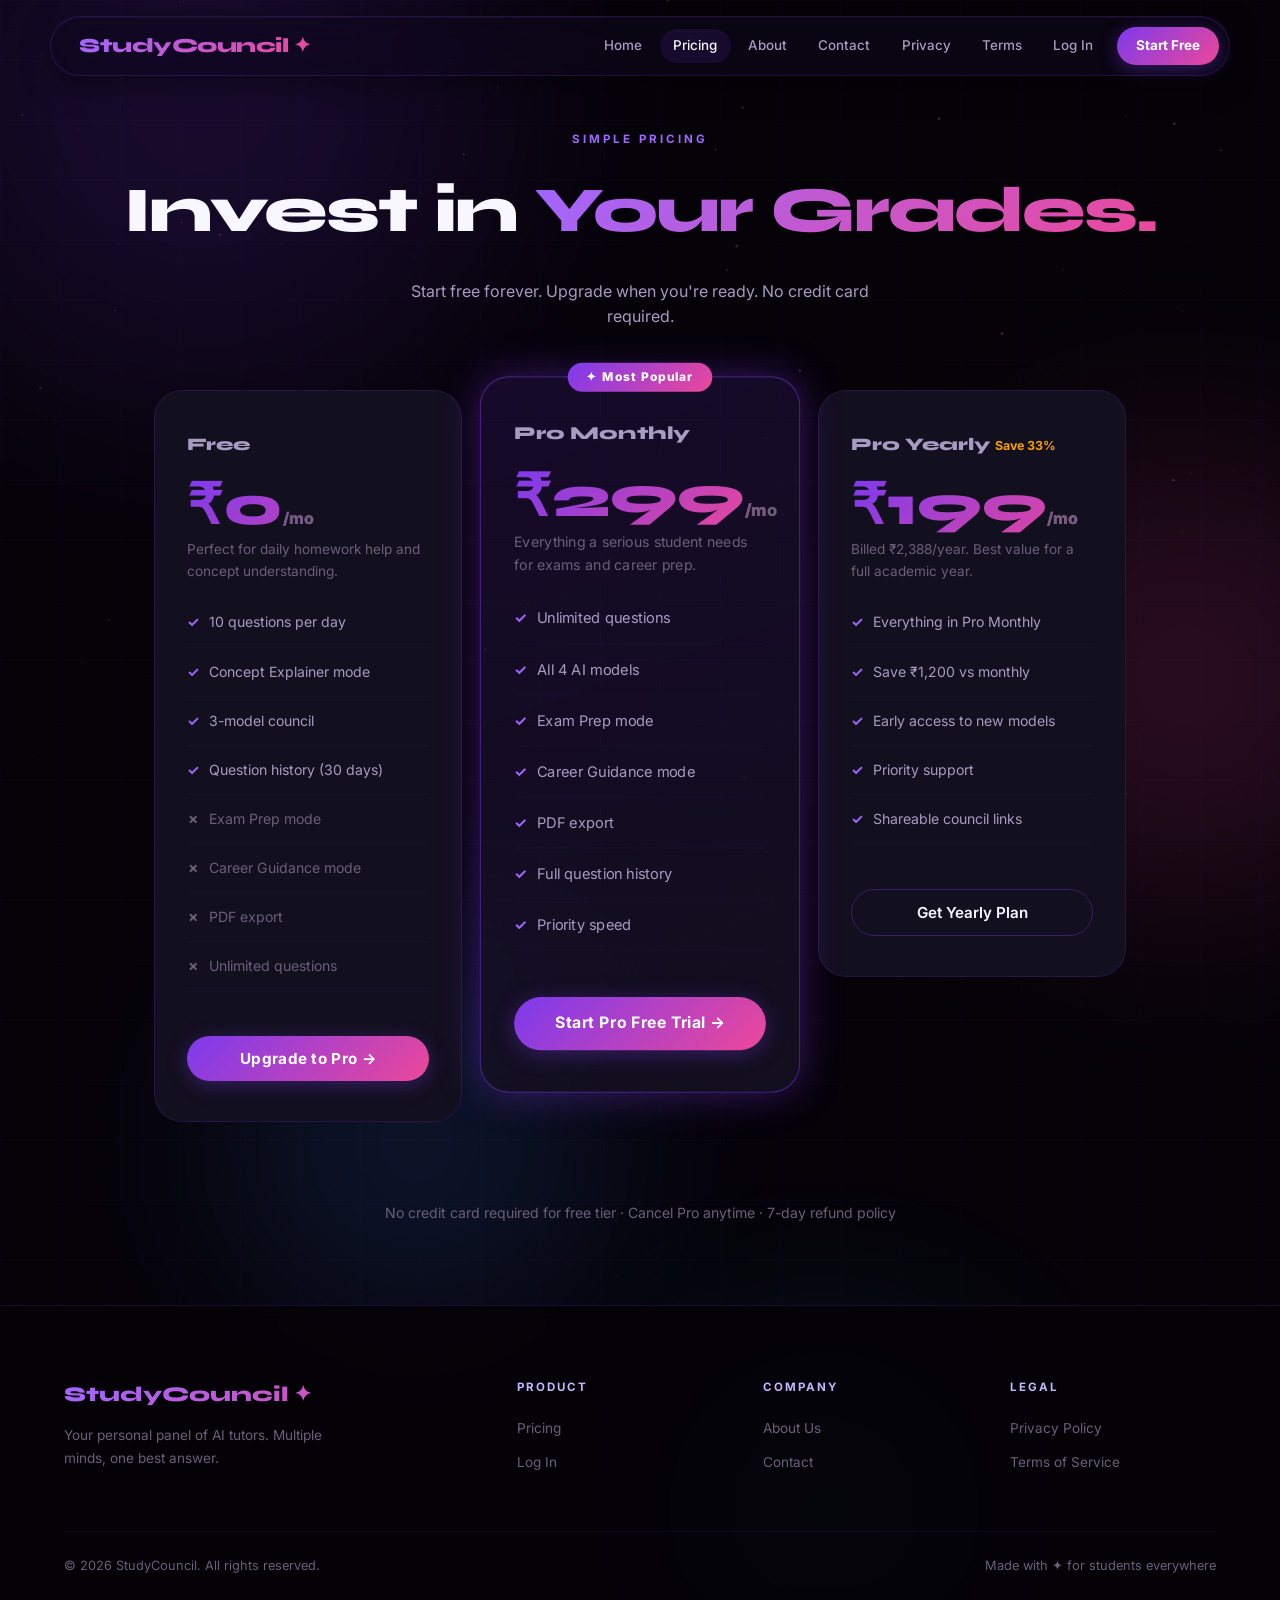
<file: pricing.html>
<!DOCTYPE html>
<html lang="en">

<head>
  <meta charset="UTF-8">
  <meta name="viewport" content="width=device-width, initial-scale=1.0">
  <title>Pricing | StudyCouncil</title>
  <link rel="icon"
    href="data:image/svg+xml,<svg xmlns='http://www.w3.org/2000/svg' viewBox='0 0 100 100'><text y='.9em' font-size='90'>🎓</text></svg>">
  <link rel="stylesheet" href="css/global.css">
  <link rel="stylesheet" href="css/navbar.css">
  <link rel="stylesheet" href="css/footer.css">
  <link rel="stylesheet" href="css/pricing.css">
  <script src="https://checkout.razorpay.com/v1/checkout.js"></script>
</head>

<body class="page-fade">
  <div class="bg-mesh" aria-hidden="true">
    <div class="mesh-orb mesh-orb-1"></div>
    <div class="mesh-orb mesh-orb-2"></div>
    <div class="mesh-orb mesh-orb-3"></div>
    <div class="mesh-orb mesh-orb-4"></div>
  </div>
  <canvas id="starfield" style="position:fixed;inset:0;z-index:0;pointer-events:none;opacity:0.3;"></canvas>
  <nav class="navbar" id="navbar">
    <div class="nav-container"><a href="index.html" class="nav-logo">StudyCouncil ✦</a>
      <div class="nav-links" id="navLinks"><a href="index.html">Home</a><a href="pricing.html"
          class="active">Pricing</a><a href="about.html">About</a><a href="contact.html">Contact</a><a
          href="privacy.html">Privacy</a><a href="terms.html">Terms</a><a href="login.html" class="nav-login">Log
          In</a><a href="signup.html" class="nav-cta">Start Free</a></div><button class="hamburger" id="hamburger"
        onclick="toggleMenu()"><span></span><span></span><span></span></button>
    </div>
  </nav>
  <header class="pricing-header">
    <span class="section-label">Simple Pricing</span>
    <h1>Invest in <span class="grad-text">Your Grades.</span></h1>
    <p>Start free forever. Upgrade when you're ready. No credit card required.</p>
  </header>
  <div class="pricing-grid">
    <div class="price-card">
      <h3>Free</h3>
      <div class="price">₹0<span>/mo</span></div>
      <p class="price-desc">Perfect for daily homework help and concept understanding.</p>
      <ul class="features-list">
        <li>10 questions per day</li>
        <li>Concept Explainer mode</li>
        <li>3-model council</li>
        <li>Question history (30 days)</li>
        <li class="no">Exam Prep mode</li>
        <li class="no">Career Guidance mode</li>
        <li class="no">PDF export</li>
        <li class="no">Unlimited questions</li>
      </ul>
      <button class="btn-primary" style="width:100%" onclick="initiatePayment('monthly')">Upgrade to Pro →</button>
    </div>
    <div class="price-card popular">
      <div class="popular-badge">✦ Most Popular</div>
      <h3>Pro Monthly</h3>
      <div class="price">₹299<span>/mo</span></div>
      <p class="price-desc">Everything a serious student needs for exams and career prep.</p>
      <ul class="features-list">
        <li>Unlimited questions</li>
        <li>All 4 AI models</li>
        <li>Exam Prep mode</li>
        <li>Career Guidance mode</li>
        <li>PDF export</li>
        <li>Full question history</li>
        <li>Priority speed</li>
      </ul>
      <a href="signup.html" class="btn-primary" style="text-align:center;display:block">Start Pro Free Trial →</a>
    </div>
    <div class="price-card">
      <h3>Pro Yearly <span
          style="font-family:'Inter';font-size:0.78rem;color:#F59E0B;-webkit-text-fill-color:#F59E0B;font-weight:700">Save
          33%</span></h3>
      <div class="price">₹199<span>/mo</span></div>
      <p class="price-desc">Billed ₹2,388/year. Best value for a full academic year.</p>
      <ul class="features-list">
        <li>Everything in Pro Monthly</li>
        <li>Save ₹1,200 vs monthly</li>
        <li>Early access to new models</li>
        <li>Priority support</li>
        <li>Shareable council links</li>
      </ul>
      <button class="btn-secondary" style="width:100%" onclick="initiatePayment('yearly')">Get Yearly Plan</button>
    </div>
  </div>
  <p class="trust-line">No credit card required for free tier · Cancel Pro anytime · 7-day refund policy</p>
  <footer class="footer">
    <div class="footer-grid">
      <div class="footer-brand">
        <h3>StudyCouncil ✦</h3>
        <p>Your personal panel of AI tutors. Multiple minds, one best answer.</p>
      </div>
      <div class="footer-col">
        <h4>Product</h4>
        <ul>
          <li><a href="pricing.html">Pricing</a></li>
          <li><a href="login.html">Log In</a></li>
        </ul>
      </div>
      <div class="footer-col">
        <h4>Company</h4>
        <ul>
          <li><a href="about.html">About Us</a></li>
          <li><a href="contact.html">Contact</a></li>
        </ul>
      </div>
      <div class="footer-col">
        <h4>Legal</h4>
        <ul>
          <li><a href="privacy.html">Privacy Policy</a></li>
          <li><a href="terms.html">Terms of Service</a></li>
        </ul>
      </div>
    </div>
    <div class="footer-bottom">
      <p>© 2026 StudyCouncil. All rights reserved.</p>
      <p>Made with ✦ for students everywhere</p>
    </div>
  </footer>
  <script src="js/navbar.js"></script>
  <script src="js/toast.js"></script>
  <script src="js/auth.js"></script>
  <script src="js/payment.js"></script>
  <script>
    (function () { const c = document.getElementById('starfield'); if (!c) return; const x = c.getContext('2d'); let s = []; function r() { c.width = window.innerWidth; c.height = window.innerHeight; } function cs() { s = []; for (let i = 0; i < 120; i++)s.push({ x: Math.random() * c.width, y: Math.random() * c.height, r: Math.random() * 1.2 + 0.2, sp: Math.random() * 0.2 + 0.03, o: Math.random() * 0.6 + 0.2, ts: Math.random() * 0.015 + 0.004, to: Math.random() * Math.PI * 2 }); } let f = 0; function d() { x.clearRect(0, 0, c.width, c.height); s.forEach(star => { const fl = Math.sin(f * star.ts + star.to) * 0.4 + 0.6; x.beginPath(); x.arc(star.x, star.y, star.r, 0, Math.PI * 2); x.fillStyle = `rgba(255,255,255,${star.o * fl})`; x.fill(); star.y -= star.sp; if (star.y < -2) { star.y = c.height + 2; star.x = Math.random() * c.width; } }); f++; requestAnimationFrame(d); } r(); cs(); d(); window.addEventListener('resize', () => { r(); cs(); }); })();
  </script>
</body>

</html>
</file>
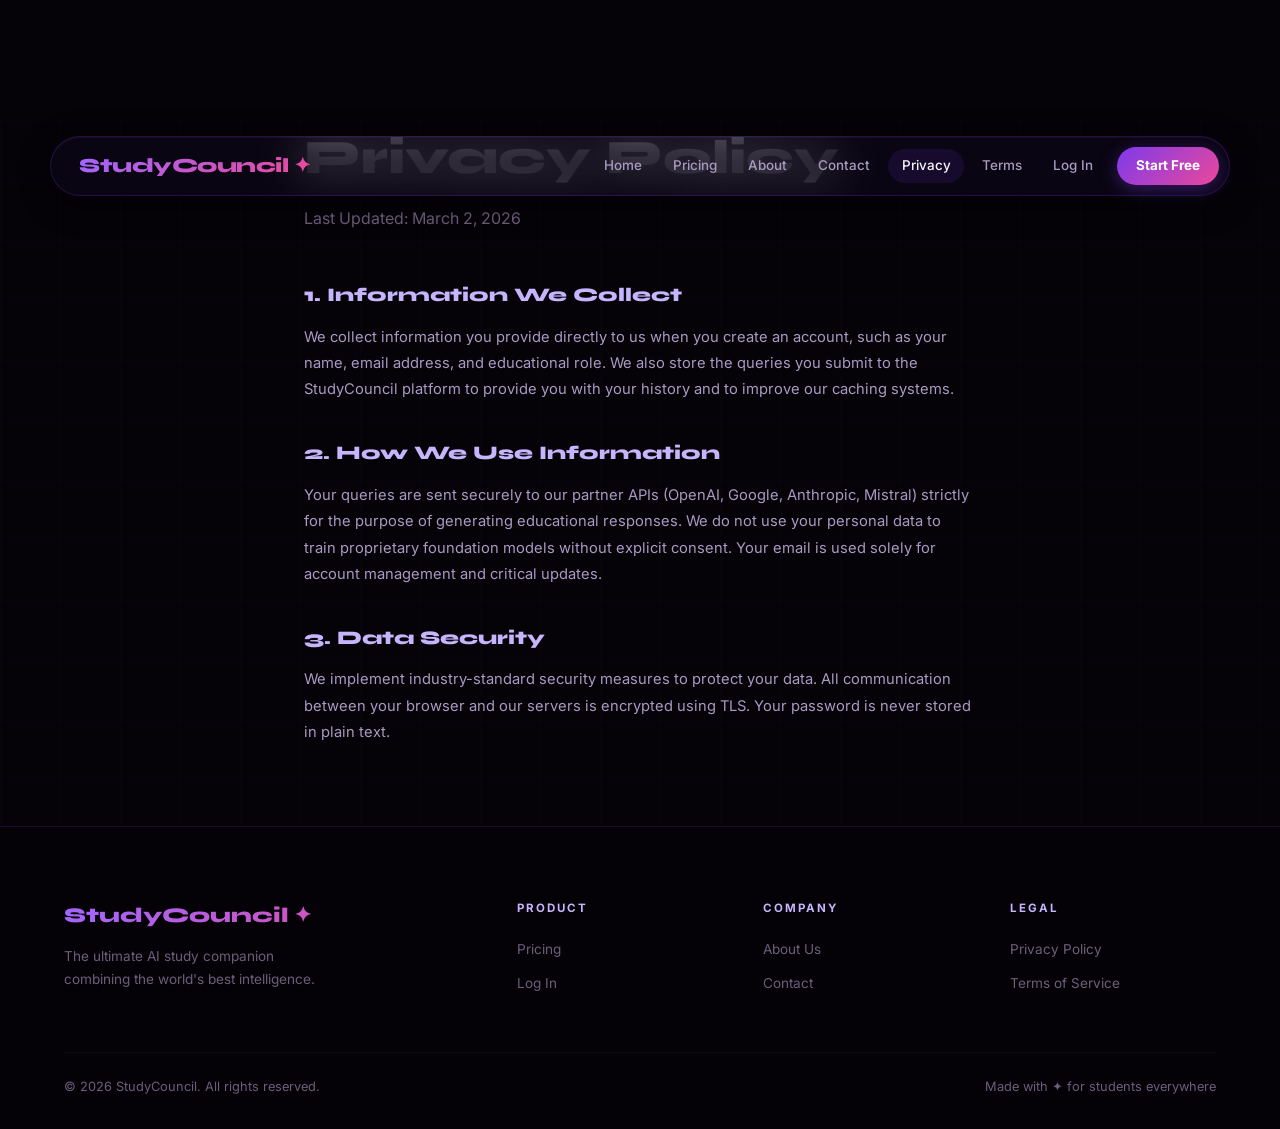
<file: privacy.html>
<!DOCTYPE html>
<html lang="en">

<head>
    <meta charset="UTF-8">
    <meta name="viewport" content="width=device-width, initial-scale=1.0">
    <title>Privacy Policy | StudyCouncil</title>
    <link rel="stylesheet" href="css/global.css">
    <link rel="stylesheet" href="css/navbar.css">
    <link rel="stylesheet" href="css/footer.css">
    <link rel="stylesheet" href="css/auth.css">
</head>

<body class="page-fade">
    <nav class="navbar" id="navbar">
        <div class="nav-container">
            <a href="index.html" class="nav-logo">StudyCouncil <span>✦</span></a>
            <div class="nav-links" id="navLinks">
                <a href="index.html">Home</a>
                <a href="pricing.html">Pricing</a>
                <a href="about.html">About</a>
                <a href="contact.html">Contact</a>
                <a href="privacy.html">Privacy</a>
                <a href="terms.html">Terms</a>
                <a href="login.html" class="nav-login">Log In</a>
                <a href="signup.html" class="nav-cta">Start Free</a>
            </div>
            <button class="hamburger" id="hamburger"
                onclick="toggleMenu()"><span></span><span></span><span></span></button>
        </div>
    </nav>

    <div class="legal-container">
        <h1>Privacy Policy</h1>
        <p>Last Updated: March 2, 2026</p>

        <div class="legal-section">
            <h2>1. Information We Collect</h2>
            <p>We collect information you provide directly to us when you create an account, such as your name, email
                address, and educational role. We also store the queries you submit to the StudyCouncil platform to
                provide you with your history and to improve our caching systems.</p>
        </div>

        <div class="legal-section">
            <h2>2. How We Use Information</h2>
            <p>Your queries are sent securely to our partner APIs (OpenAI, Google, Anthropic, Mistral) strictly for the
                purpose of generating educational responses. We do not use your personal data to train proprietary
                foundation models without explicit consent. Your email is used solely for account management and
                critical updates.</p>
        </div>

        <div class="legal-section">
            <h2>3. Data Security</h2>
            <p>We implement industry-standard security measures to protect your data. All communication between your
                browser and our servers is encrypted using TLS. Your password is never stored in plain text.</p>
        </div>
    </div>

    <footer class="footer">
        <div class="footer-grid">
            <div class="footer-brand">
                <h3>StudyCouncil ✦</h3>
                <p>The ultimate AI study companion combining the world's best intelligence.</p>
            </div>
            <div class="footer-col">
                <h4>Product</h4>
                <ul>
                    <li><a href="pricing.html">Pricing</a></li>
                    <li><a href="login.html">Log In</a></li>
                </ul>
            </div>
            <div class="footer-col">
                <h4>Company</h4>
                <ul>
                    <li><a href="about.html">About Us</a></li>
                    <li><a href="contact.html">Contact</a></li>
                </ul>
            </div>
            <div class="footer-col">
                <h4>Legal</h4>
                <ul>
                    <li><a href="privacy.html">Privacy Policy</a></li>
                    <li><a href="terms.html">Terms of Service</a></li>
                </ul>
            </div>
        </div>
        <div class="footer-bottom">
            <p>© 2026 StudyCouncil. All rights reserved.</p>
            <p>Made with ✦ for students everywhere</p>
        </div>
    </footer>

    <script src="js/navbar.js"></script>
</body>

</html>
</file>
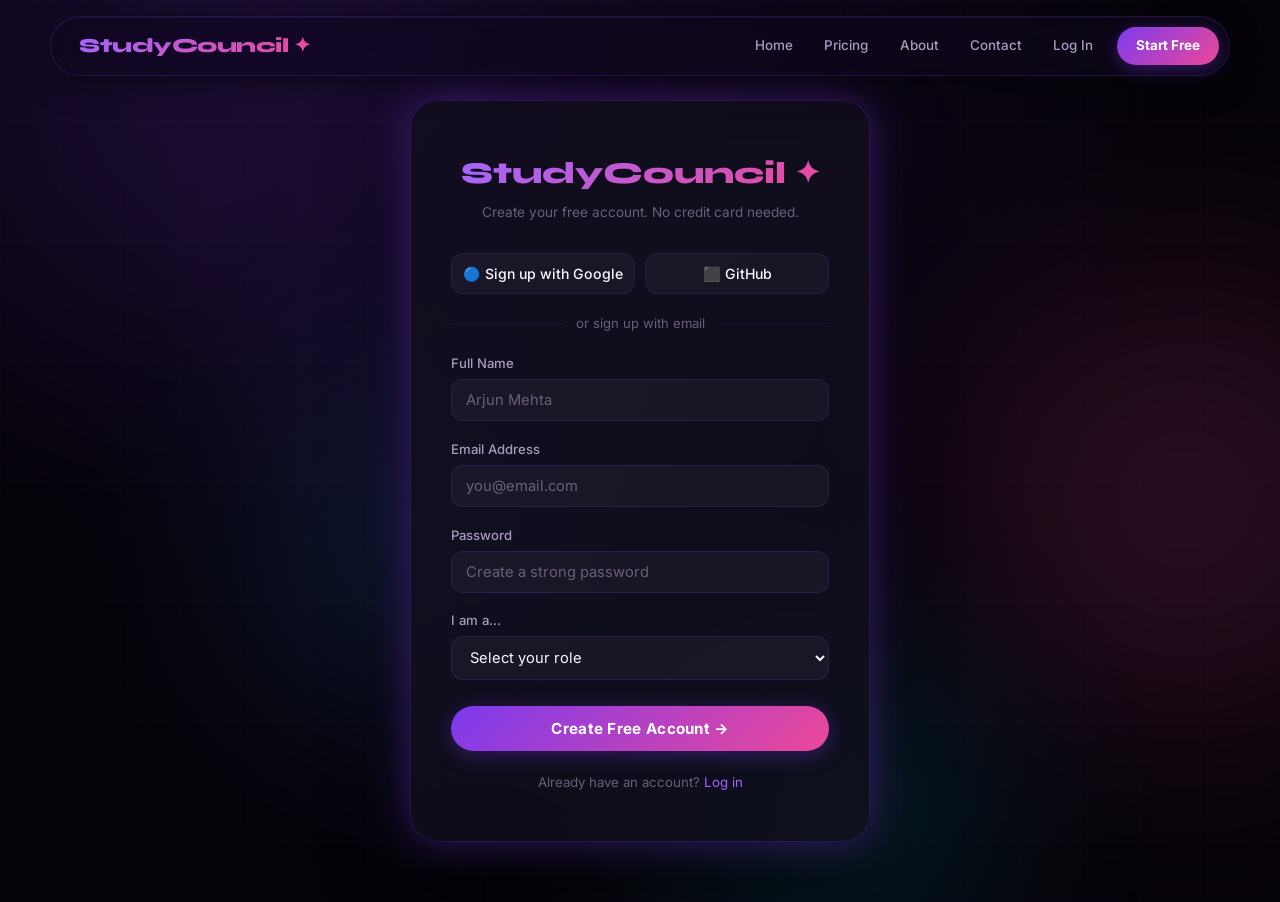
<file: signup.html>
<!DOCTYPE html>
<html lang="en">
<head>
  <meta charset="UTF-8"><meta name="viewport" content="width=device-width, initial-scale=1.0">
  <title>Sign Up | StudyCouncil</title>
  <link rel="icon" href="data:image/svg+xml,<svg xmlns='http://www.w3.org/2000/svg' viewBox='0 0 100 100'><text y='.9em' font-size='90'>🎓</text></svg>">
  <link rel="stylesheet" href="css/global.css"><link rel="stylesheet" href="css/navbar.css"><link rel="stylesheet" href="css/auth.css">
</head>
<body class="page-fade">
  <div class="bg-mesh" aria-hidden="true"><div class="mesh-orb mesh-orb-1"></div><div class="mesh-orb mesh-orb-2"></div><div class="mesh-orb mesh-orb-3"></div><div class="mesh-orb mesh-orb-4"></div></div>
  <nav class="navbar" id="navbar"><div class="nav-container"><a href="index.html" class="nav-logo">StudyCouncil ✦</a><div class="nav-links" id="navLinks"><a href="index.html">Home</a><a href="pricing.html">Pricing</a><a href="about.html">About</a><a href="contact.html">Contact</a><a href="login.html" class="nav-login">Log In</a><a href="signup.html" class="nav-cta active">Start Free</a></div><button class="hamburger" id="hamburger" onclick="toggleMenu()"><span></span><span></span><span></span></button></div></nav>
  <div class="auth-wrapper">
    <div class="auth-card">
      <a href="index.html" class="auth-logo">StudyCouncil ✦</a>
      <p class="auth-subtitle">Create your free account. No credit card needed.</p>
      <div class="social-btns">
        <button class="btn-social">🔵 Sign up with Google</button>
        <button class="btn-social">⬛ GitHub</button>
      </div>
      <div class="divider">or sign up with email</div>
      <form class="auth-form" id="signupForm">
        <div class="form-group"><label>Full Name</label><input type="text" id="name" placeholder="Arjun Mehta" required></div>
        <div class="form-group"><label>Email Address</label><input type="email" id="email" placeholder="you@email.com" required></div>
        <div class="form-group"><label>Password</label><input type="password" id="password" placeholder="Create a strong password" required></div>
        <div class="form-group">
          <label>I am a...</label>
          <select id="role" required>
            <option value="">Select your role</option>
            <option value="School Student K-12">School Student (K-12)</option>
            <option value="College Student">College / University Student</option>
            <option value="Competitive Exam Aspirant">Competitive Exam Aspirant</option>
            <option value="Other">Other</option>
          </select>
        </div>
        <button type="submit" class="btn-primary">Create Free Account →</button>
      </form>
      <div class="auth-links" style="justify-content:center">
        <span>Already have an account? <a href="login.html">Log in</a></span>
      </div>
    </div>
  </div>
  <script src="js/navbar.js"></script>
  <script src="js/toast.js"></script>
  <script src="js/auth.js"></script>
</body>
</html>
</file>
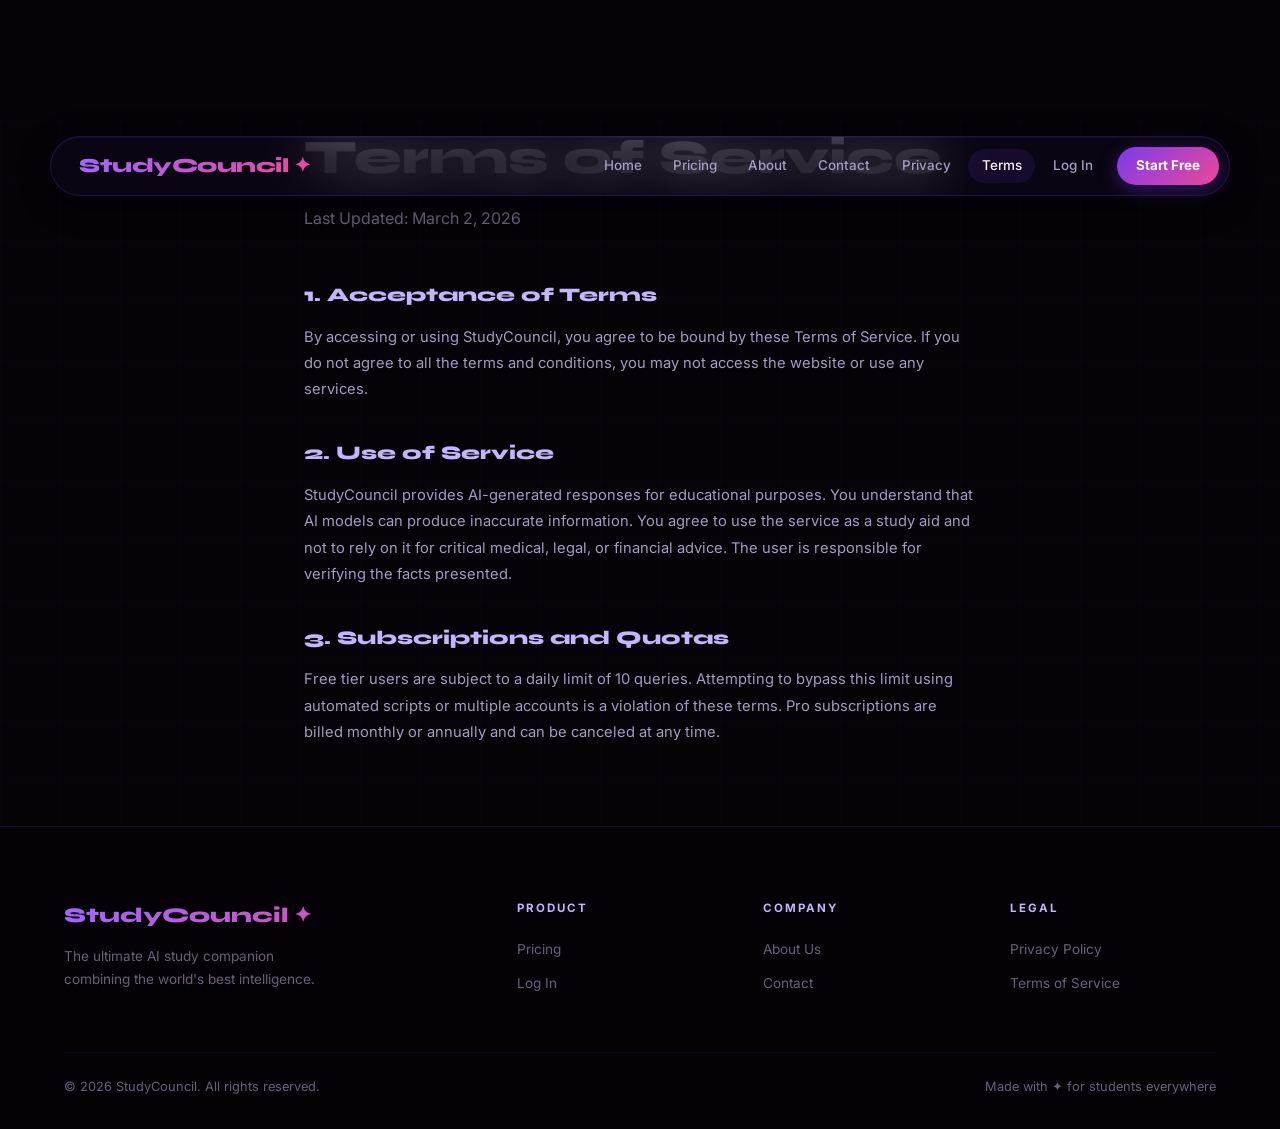
<file: terms.html>
<!DOCTYPE html>
<html lang="en">

<head>
    <meta charset="UTF-8">
    <meta name="viewport" content="width=device-width, initial-scale=1.0">
    <title>Terms of Service | StudyCouncil</title>
    <link rel="stylesheet" href="css/global.css">
    <link rel="stylesheet" href="css/navbar.css">
    <link rel="stylesheet" href="css/footer.css">
    <link rel="stylesheet" href="css/auth.css">
</head>

<body class="page-fade">
    <nav class="navbar" id="navbar">
        <div class="nav-container">
            <a href="index.html" class="nav-logo">StudyCouncil <span>✦</span></a>
            <div class="nav-links" id="navLinks">
                <a href="index.html">Home</a>
                <a href="pricing.html">Pricing</a>
                <a href="about.html">About</a>
                <a href="contact.html">Contact</a>
                <a href="privacy.html">Privacy</a>
                <a href="terms.html">Terms</a>
                <a href="login.html" class="nav-login">Log In</a>
                <a href="signup.html" class="nav-cta">Start Free</a>
            </div>
            <button class="hamburger" id="hamburger"
                onclick="toggleMenu()"><span></span><span></span><span></span></button>
        </div>
    </nav>

    <div class="legal-container">
        <h1>Terms of Service</h1>
        <p>Last Updated: March 2, 2026</p>

        <div class="legal-section">
            <h2>1. Acceptance of Terms</h2>
            <p>By accessing or using StudyCouncil, you agree to be bound by these Terms of Service. If you do not agree
                to all the terms and conditions, you may not access the website or use any services.</p>
        </div>

        <div class="legal-section">
            <h2>2. Use of Service</h2>
            <p>StudyCouncil provides AI-generated responses for educational purposes. You understand that AI models can
                produce inaccurate information. You agree to use the service as a study aid and not to rely on it for
                critical medical, legal, or financial advice. The user is responsible for verifying the facts presented.
            </p>
        </div>

        <div class="legal-section">
            <h2>3. Subscriptions and Quotas</h2>
            <p>Free tier users are subject to a daily limit of 10 queries. Attempting to bypass this limit using
                automated scripts or multiple accounts is a violation of these terms. Pro subscriptions are billed
                monthly or annually and can be canceled at any time.</p>
        </div>
    </div>

    <footer class="footer">
        <div class="footer-grid">
            <div class="footer-brand">
                <h3>StudyCouncil ✦</h3>
                <p>The ultimate AI study companion combining the world's best intelligence.</p>
            </div>
            <div class="footer-col">
                <h4>Product</h4>
                <ul>
                    <li><a href="pricing.html">Pricing</a></li>
                    <li><a href="login.html">Log In</a></li>
                </ul>
            </div>
            <div class="footer-col">
                <h4>Company</h4>
                <ul>
                    <li><a href="about.html">About Us</a></li>
                    <li><a href="contact.html">Contact</a></li>
                </ul>
            </div>
            <div class="footer-col">
                <h4>Legal</h4>
                <ul>
                    <li><a href="privacy.html">Privacy Policy</a></li>
                    <li><a href="terms.html">Terms of Service</a></li>
                </ul>
            </div>
        </div>
        <div class="footer-bottom">
            <p>© 2026 StudyCouncil. All rights reserved.</p>
            <p>Made with ✦ for students everywhere</p>
        </div>
    </footer>

    <script src="js/navbar.js"></script>
</body>

</html>
</file>
<file: css/global.css>
@import url('https://fonts.googleapis.com/css2?family=Syne:wght@400;500;600;700;800&family=Inter:wght@300;400;500;600;700&family=JetBrains+Mono:wght@400;500&display=swap');

:root {
  --bg:           #050208;
  --bg2:          #0D0818;
  --card:         #120F1E;
  --card-hover:   #1A1530;
  --purple:       #7C3AED;
  --purple-light: #9F67FF;
  --pink:         #EC4899;
  --blue:         #3B82F6;
  --cyan:         #06B6D4;
  --grad:         linear-gradient(135deg, #7C3AED, #EC4899);
  --grad-alt:     linear-gradient(135deg, #3B82F6, #06B6D4);
  --grad-warm:    linear-gradient(135deg, #F59E0B, #EF4444);
  --grad-text:    linear-gradient(135deg, #9F67FF, #EC4899, #F59E0B);
  --text:         #F8F7FF;
  --text2:        #A89BC2;
  --muted:        #6B5F7A;
  --glow-p:       0 0 40px rgba(124,58,237,0.4);
  --glow-pk:      0 0 40px rgba(236,72,153,0.4);
  --border:       rgba(124,58,237,0.18);
  --border-h:     rgba(159,103,255,0.5);
  --radius:       20px;
  --radius-sm:    12px;
  --radius-lg:    28px;
}

*, *::before, *::after { margin:0; padding:0; box-sizing:border-box; }

html { scroll-behavior: smooth; }

body {
  background: var(--bg);
  color: var(--text);
  font-family: 'Inter', sans-serif;
  line-height: 1.6;
  overflow-x: hidden;
}

/* Grid overlay */
body::before {
  content:'';
  position:fixed; inset:0; z-index:0; pointer-events:none;
  background-image:
    linear-gradient(rgba(124,58,237,0.025) 1px, transparent 1px),
    linear-gradient(90deg, rgba(124,58,237,0.025) 1px, transparent 1px);
  background-size: 60px 60px;
}

/* Animated background orbs */
.bg-mesh { position:fixed; inset:0; z-index:0; pointer-events:none; overflow:hidden; }
.mesh-orb { position:absolute; border-radius:50%; filter:blur(90px); opacity:0.2; }
.mesh-orb-1 { width:700px;height:700px;background:radial-gradient(circle,#7C3AED,transparent);top:-250px;left:-150px;animation:orb1 22s linear infinite; }
.mesh-orb-2 { width:550px;height:550px;background:radial-gradient(circle,#EC4899,transparent);top:25%;right:-180px;animation:orb2 28s linear infinite; }
.mesh-orb-3 { width:450px;height:450px;background:radial-gradient(circle,#3B82F6,transparent);bottom:15%;left:15%;animation:orb3 20s linear infinite; }
.mesh-orb-4 { width:400px;height:400px;background:radial-gradient(circle,#06B6D4,transparent);bottom:-100px;right:20%;animation:orb4 25s linear infinite; }

@keyframes orb1 { 0%{transform:translate(0,0) scale(1)} 25%{transform:translate(120px,90px) scale(1.1)} 50%{transform:translate(60px,180px) scale(0.95)} 75%{transform:translate(-60px,90px) scale(1.05)} 100%{transform:translate(0,0) scale(1)} }
@keyframes orb2 { 0%{transform:translate(0,0) scale(1)} 33%{transform:translate(-130px,70px) scale(1.15)} 66%{transform:translate(-65px,-90px) scale(0.9)} 100%{transform:translate(0,0) scale(1)} }
@keyframes orb3 { 0%{transform:translate(0,0) scale(1)} 50%{transform:translate(90px,-110px) scale(1.2)} 100%{transform:translate(0,0) scale(1)} }
@keyframes orb4 { 0%{transform:translate(0,0) scale(1)} 40%{transform:translate(-110px,-70px) scale(1.1)} 80%{transform:translate(70px,-50px) scale(0.95)} 100%{transform:translate(0,0) scale(1)} }

/* All content above background */
nav, header, main, section, footer, .auth-wrapper, .dashboard-layout, .legal-container, .pricing-header, .pricing-grid, .trust-line { position:relative; z-index:1; }

/* Scrollbar */
::-webkit-scrollbar { width:5px; }
::-webkit-scrollbar-track { background:var(--bg2); }
::-webkit-scrollbar-thumb { background:var(--purple); border-radius:10px; }

h1,h2,h3,h4 { font-family:'Syne',sans-serif; font-weight:800; }
a { text-decoration:none; color:inherit; }
ul { list-style:none; }

/* Gradient text */
.grad-text {
  background: var(--grad-text);
  background-size: 200% 200%;
  -webkit-background-clip: text;
  background-clip: text;
  -webkit-text-fill-color: transparent;
  animation: gradShift 4s ease infinite;
}

/* Buttons */
.btn-primary {
  background: var(--grad);
  color: #fff;
  padding: 13px 28px;
  border-radius: 50px;
  font-family: 'Inter', sans-serif;
  font-weight: 700;
  font-size: 0.95rem;
  border: none;
  cursor: pointer;
  display: inline-block;
  position: relative;
  overflow: hidden;
  transition: transform 0.2s, box-shadow 0.2s;
  box-shadow: 0 4px 20px rgba(124,58,237,0.35);
  letter-spacing: 0.3px;
}
.btn-primary::after { content:''; position:absolute; inset:0; background:linear-gradient(135deg,rgba(255,255,255,0.15),transparent); opacity:0; transition:opacity 0.2s; }
.btn-primary:hover { transform:translateY(-3px); box-shadow:0 10px 35px rgba(124,58,237,0.5); }
.btn-primary:hover::after { opacity:1; }
.btn-primary:active { transform:translateY(-1px) scale(0.98); }

.btn-secondary {
  background: transparent;
  color: var(--text);
  padding: 13px 28px;
  border-radius: 50px;
  font-family: 'Inter', sans-serif;
  font-weight: 600;
  font-size: 0.95rem;
  border: 1px solid rgba(124,58,237,0.35);
  cursor: pointer;
  display: inline-block;
  transition: all 0.2s;
}
.btn-secondary:hover { border-color:rgba(124,58,237,0.7); background:rgba(124,58,237,0.08); transform:translateY(-2px); }

/* Section labels */
.section-label {
  font-family: 'Inter', sans-serif;
  font-size: 0.72rem;
  font-weight: 700;
  text-transform: uppercase;
  letter-spacing: 3px;
  color: var(--purple-light);
  display: block;
  margin-bottom: 12px;
}

/* Cards */
.card {
  background: var(--card);
  border: 1px solid var(--border);
  border-radius: var(--radius);
  padding: 28px;
  transition: transform 0.3s, border-color 0.3s, box-shadow 0.3s;
}
.card:hover { transform:translateY(-6px); border-color:var(--border-h); box-shadow:var(--glow-p); }

/* Animations */
@keyframes fadeIn  { from{opacity:0} to{opacity:1} }
@keyframes fadeUp  { from{opacity:0;transform:translateY(24px)} to{opacity:1;transform:translateY(0)} }
@keyframes gradShift { 0%,100%{background-position:0% 50%} 50%{background-position:100% 50%} }
@keyframes spin    { to{transform:rotate(360deg)} }
@keyframes pulse   { 0%,100%{box-shadow:0 0 8px var(--purple)} 50%{box-shadow:0 0 22px var(--purple),0 0 42px rgba(124,58,237,0.4)} }
@keyframes glow    { 0%,100%{box-shadow:var(--glow-p)} 50%{box-shadow:0 0 60px rgba(124,58,237,0.6)} }

.page-fade { animation: fadeUp 0.5s ease both; }
</file>
<file: css/navbar.css>
.navbar {
  position: fixed;
  top: 16px;
  left: 50%;
  transform: translateX(-50%);
  width: calc(100% - 48px);
  max-width: 1180px;
  height: 60px;
  background: rgba(13,8,24,0.65);
  backdrop-filter: blur(24px) saturate(180%);
  -webkit-backdrop-filter: blur(24px);
  border: 1px solid rgba(124,58,237,0.22);
  border-radius: 100px;
  z-index: 1000;
  padding: 0 10px 0 28px;
  display: flex;
  align-items: center;
  justify-content: space-between;
  box-shadow: 0 8px 32px rgba(0,0,0,0.4), inset 0 1px 0 rgba(255,255,255,0.04);
  transition: all 0.3s ease;
}
.navbar.scrolled {
  background: rgba(5,2,8,0.88);
  border-color: rgba(124,58,237,0.4);
  box-shadow: 0 8px 40px rgba(124,58,237,0.18);
}
.nav-container {
  width: 100%;
  display: flex;
  justify-content: space-between;
  align-items: center;
}
.nav-logo {
  font-family: 'Syne', sans-serif;
  font-weight: 800;
  font-size: 1.25rem;
  background: var(--grad-text);
  background-size: 200% 200%;
  -webkit-background-clip: text;
  background-clip: text;
  -webkit-text-fill-color: transparent;
  animation: gradShift 4s ease infinite;
  letter-spacing: -0.5px;
}
.nav-logo span { -webkit-text-fill-color: transparent; }
.nav-links { display:flex; align-items:center; gap:4px; }
.nav-links a {
  font-family: 'Inter', sans-serif;
  font-size: 0.84rem;
  font-weight: 500;
  color: var(--text2);
  padding: 0.42rem 0.85rem;
  border-radius: 50px;
  transition: all 0.2s;
}
.nav-links a:hover, .nav-links a.active { color:var(--text); background:rgba(124,58,237,0.12); }
.nav-login { color: var(--text2) !important; }
.nav-cta {
  background: var(--grad) !important;
  color: #fff !important;
  padding: 0.5rem 1.2rem !important;
  border-radius: 50px !important;
  font-weight: 700 !important;
  box-shadow: 0 4px 18px rgba(124,58,237,0.38);
  transition: transform 0.2s, box-shadow 0.2s !important;
  margin-left: 6px;
}
.nav-cta:hover { transform:translateY(-2px) !important; box-shadow:0 8px 28px rgba(124,58,237,0.5) !important; background:none !important; }
.hamburger { display:none; background:none; border:none; cursor:pointer; flex-direction:column; gap:5px; padding:4px; }
.hamburger span { width:24px; height:2px; background:var(--text); border-radius:2px; transition:0.3s; display:block; }

@media (max-width: 820px) {
  .navbar { width:calc(100% - 24px); top:10px; border-radius:20px; }
  .nav-links {
    display: none;
    position: absolute;
    top: 70px; left: 0; right: 0;
    background: rgba(13,8,24,0.98);
    backdrop-filter: blur(20px);
    border: 1px solid var(--border);
    border-radius: 20px;
    flex-direction: column;
    padding: 20px;
    gap: 8px;
    box-shadow: 0 20px 60px rgba(0,0,0,0.5);
  }
  .nav-links.show { display:flex; }
  .nav-links a { width:100%; text-align:center; padding:0.6rem; }
  .hamburger { display:flex; }
}
</file>
<file: css/footer.css>
.footer {
  background: rgba(5,2,8,0.85);
  border-top: 1px solid var(--border);
  padding: 4.5rem 5% 2rem;
  position: relative; z-index:1;
  backdrop-filter: blur(10px);
}
.footer-grid {
  display: grid;
  grid-template-columns: 2fr 1fr 1fr 1fr;
  gap: 2.5rem;
  max-width: 1200px;
  margin: 0 auto 3rem;
}
.footer-brand h3 {
  font-family: 'Syne', sans-serif;
  font-size: 1.3rem;
  background: var(--grad-text);
  background-size: 200% 200%;
  -webkit-background-clip: text;
  background-clip: text;
  -webkit-text-fill-color: transparent;
  animation: gradShift 4s ease infinite;
  margin-bottom: 0.8rem;
}
.footer-brand p { font-size:0.85rem; color:var(--muted); line-height:1.7; max-width:260px; }
.footer-col h4 {
  font-family: 'Inter', sans-serif;
  font-size: 0.72rem;
  font-weight: 700;
  letter-spacing: 2px;
  text-transform: uppercase;
  color: #C4B5FD;
  margin-bottom: 1.2rem;
}
.footer-col ul li { margin-bottom: 0.5rem; }
.footer-col a {
  font-family: 'Inter', sans-serif;
  font-size: 0.85rem;
  color: var(--muted);
  transition: color 0.2s, transform 0.2s;
  display: inline-block;
}
.footer-col a:hover { color:var(--text); transform:translateX(4px); }
.footer-bottom {
  border-top: 1px solid rgba(124,58,237,0.1);
  padding-top: 1.5rem;
  display: flex;
  justify-content: space-between;
  align-items: center;
  flex-wrap: wrap;
  gap: 0.8rem;
  max-width: 1200px;
  margin: 0 auto;
}
.footer-bottom p { font-size:0.8rem; color:var(--muted); font-family:'Inter',sans-serif; }
@media (max-width:768px) {
  .footer-grid { grid-template-columns:1fr 1fr; }
  .footer-bottom { flex-direction:column; text-align:center; }
}
</file>
<file: css/home.css>
/* ── SPLASH ── */
#splash {
  position:fixed; inset:0; z-index:9999;
  background:#050208;
  display:flex; flex-direction:column; align-items:center; justify-content:center;
  transition:opacity 0.5s ease;
}
.splash-logo {
  font-family:'Syne',sans-serif; font-weight:800; font-size:3rem;
  background:var(--grad-text); background-size:200% 200%;
  -webkit-background-clip:text; background-clip:text; -webkit-text-fill-color:transparent;
  animation:gradShift 3s ease infinite, splashScale 0.6s ease both;
}
@keyframes splashScale { from{opacity:0;transform:scale(0.8)} to{opacity:1;transform:scale(1)} }
.splash-dots { display:flex; gap:12px; margin:28px 0; }
.splash-dots span {
  width:10px; height:10px; border-radius:50%;
  background:var(--muted);
  animation:dotCycle 1.6s infinite;
}
.splash-dots span:nth-child(1){animation-delay:0s;background:var(--purple)}
.splash-dots span:nth-child(2){animation-delay:0.2s;background:var(--pink)}
.splash-dots span:nth-child(3){animation-delay:0.4s;background:var(--blue)}
.splash-dots span:nth-child(4){animation-delay:0.6s;background:var(--cyan)}
@keyframes dotCycle {
  0%,100%{transform:scale(1);opacity:0.4}
  50%{transform:scale(1.4);opacity:1;box-shadow:0 0 16px currentColor}
}
.splash-tagline {
  font-family:'Inter',sans-serif; font-size:1rem; color:var(--text2);
  opacity:0; animation:fadeIn 0.5s forwards 0.8s; letter-spacing:2px; text-transform:uppercase;
}
#splash.hide { opacity:0; pointer-events:none; }

/* ── HERO ── */
.hero {
  min-height:100vh;
  display:flex; flex-direction:column; align-items:center; justify-content:center;
  text-align:center; padding:130px 5% 80px;
  position:relative; z-index:1;
}
.hero-badge {
  display:inline-flex; align-items:center; gap:10px;
  background:rgba(124,58,237,0.1);
  border:1px solid rgba(124,58,237,0.3);
  padding:0.5rem 1.3rem; border-radius:50px;
  font-family:'Inter',sans-serif; font-size:0.8rem; font-weight:500;
  color:#C4B5FD; margin-bottom:2rem;
  animation:fadeUp 0.6s ease both;
}
.badge-dot {
  width:8px; height:8px; border-radius:50%;
  background:var(--purple); flex-shrink:0;
  animation:pulse 2s ease infinite;
}
.hero h1 {
  font-family:'Syne',sans-serif; font-weight:800;
  font-size:clamp(3.2rem,8.5vw,7rem);
  line-height:1.02; letter-spacing:-3px;
  margin-bottom:1.5rem;
  animation:fadeUp 0.6s 0.1s ease both;
}
.hero p {
  font-family:'Inter',sans-serif;
  color:var(--text2); font-size:clamp(1rem,1.8vw,1.2rem);
  max-width:580px; line-height:1.7; margin:0 auto 2.5rem;
  animation:fadeUp 0.6s 0.2s ease both;
}
.hero-btns { display:flex; gap:1rem; justify-content:center; flex-wrap:wrap; animation:fadeUp 0.6s 0.3s ease both; }
.stats {
  display:flex; justify-content:center; gap:3.5rem; flex-wrap:wrap;
  margin-top:4rem; animation:fadeUp 0.6s 0.4s ease both;
}
.stat-item { text-align:center; }
.stat-num {
  font-family:'JetBrains Mono',monospace; font-size:2.4rem; font-weight:500;
  background:var(--grad); -webkit-background-clip:text; background-clip:text; -webkit-text-fill-color:transparent;
  display:block;
}
.stat-item p { font-family:'Inter',sans-serif; font-size:0.78rem; color:var(--muted); text-transform:uppercase; letter-spacing:1.5px; margin-top:4px; }

/* ── SECTIONS ── */
section { padding:90px 5%; max-width:1200px; margin:0 auto; }
.section-title {
  font-family:'Syne',sans-serif; font-weight:800;
  font-size:clamp(2rem,4vw,3rem);
  margin-bottom:1rem; text-align:center;
}
.section-sub { color:var(--text2); font-size:1rem; max-width:560px; line-height:1.7; margin:0 auto 3rem; text-align:center; }

/* ── HOW IT WORKS ── */
.steps-grid { display:grid; grid-template-columns:repeat(auto-fit,minmax(240px,1fr)); gap:1.5rem; }
.step-card {
  background:var(--card);
  border:1px solid var(--border);
  border-radius:var(--radius);
  padding:2.2rem 2rem;
  position:relative; overflow:hidden;
  transition:transform 0.3s, border-color 0.3s, box-shadow 0.3s;
}
.step-card:hover { transform:translateY(-8px); border-color:var(--border-h); box-shadow:var(--glow-p); }
.step-num {
  position:absolute; top:-18px; right:16px;
  font-family:'Syne',sans-serif; font-size:7rem; font-weight:800;
  color:rgba(124,58,237,0.06); line-height:1; pointer-events:none; user-select:none;
}
.step-card .step-icon { font-size:1.8rem; margin-bottom:1rem; display:block; }
.step-card h3 { font-family:'Syne',sans-serif; font-size:1.05rem; color:var(--purple-light); margin-bottom:0.6rem; position:relative; z-index:1; }
.step-card p { font-size:0.88rem; color:var(--text2); line-height:1.6; position:relative; z-index:1; }

/* ── DEMO SECTION ── */
.demo-section { background:var(--bg2); margin:0; padding:90px 5%; }
.demo-wrap { max-width:1200px; margin:0 auto; }
.demo-query {
  background:rgba(124,58,237,0.08); border:1px solid rgba(124,58,237,0.25);
  border-radius:var(--radius-sm); padding:1rem 1.4rem; margin-bottom:1.5rem;
}
.demo-query-label { font-family:'Inter',sans-serif; font-size:0.7rem; font-weight:700; letter-spacing:2px; text-transform:uppercase; color:var(--purple-light); margin-bottom:0.4rem; }
.demo-query p { font-size:0.95rem; color:var(--text); }
.demo-cards { display:grid; grid-template-columns:repeat(3,1fr); gap:1rem; margin-bottom:1.2rem; }
.demo-card {
  background:var(--card); border:1px solid var(--border); border-radius:var(--radius-sm); padding:1.2rem;
  opacity:0; transform:translateY(20px);
  transition:opacity 0.5s ease, transform 0.5s ease;
}
.demo-card.visible { opacity:1; transform:translateY(0); }
.demo-model { font-family:'JetBrains Mono',monospace; font-size:0.7rem; font-weight:500; color:#C4B5FD; text-transform:uppercase; letter-spacing:1px; margin-bottom:0.6rem; }
.demo-card p { font-size:0.82rem; color:var(--text2); line-height:1.55; }
.demo-synthesis {
  background:linear-gradient(135deg,rgba(124,58,237,0.12),rgba(236,72,153,0.08));
  border:1px solid rgba(124,58,237,0.3); border-radius:var(--radius); padding:1.5rem;
  opacity:0; transform:scale(0.97); transition:opacity 0.6s 0.6s ease, transform 0.6s 0.6s ease;
}
.demo-synthesis.visible { opacity:1; transform:scale(1); }
.demo-synth-label { font-family:'Inter',sans-serif; font-size:0.7rem; font-weight:800; letter-spacing:2px; color:#C4B5FD; text-transform:uppercase; margin-bottom:0.6rem; }
.demo-synthesis p { font-size:0.88rem; color:var(--text); line-height:1.65; }

/* ── FEATURES ── */
.features-grid { display:grid; grid-template-columns:repeat(auto-fit,minmax(300px,1fr)); gap:1.4rem; }
.feature-card {
  background:var(--card); border:1px solid var(--border); border-radius:var(--radius); padding:2rem;
  transition:all 0.3s; position:relative; overflow:hidden;
}
.feature-card::before {
  content:''; position:absolute; top:0; left:0; right:0; height:2px;
  background:var(--grad); transform:scaleX(0); transform-origin:left; transition:transform 0.3s;
}
.feature-card:hover::before { transform:scaleX(1); }
.feature-card:hover { transform:translateY(-6px); border-color:var(--border-h); box-shadow:var(--glow-p); background:var(--card-hover); }
.feature-icon {
  width:54px; height:54px; border-radius:14px;
  background:rgba(124,58,237,0.12); border:1px solid rgba(124,58,237,0.2);
  display:flex; align-items:center; justify-content:center; font-size:1.5rem;
  margin-bottom:1.2rem; transition:transform 0.3s, box-shadow 0.3s;
}
.feature-card:hover .feature-icon { transform:scale(1.1) rotate(-5deg); box-shadow:0 8px 25px rgba(124,58,237,0.3); }
.feature-card h3 { font-family:'Syne',sans-serif; font-size:1rem; margin-bottom:0.5rem; }
.feature-card p { font-size:0.86rem; color:var(--text2); line-height:1.6; }
.pro-badge {
  background:var(--grad-warm); color:#fff;
  font-family:'Inter',sans-serif; font-size:0.62rem; font-weight:700; letter-spacing:1.5px;
  padding:3px 10px; border-radius:50px; text-transform:uppercase;
  position:absolute; top:1.2rem; right:1.2rem;
}

/* ── TESTIMONIALS ── */
.test-section { background:var(--bg2); margin:0; padding:90px 5%; }
.test-wrap { max-width:1200px; margin:0 auto; }
.test-grid { display:grid; grid-template-columns:repeat(auto-fit,minmax(300px,1fr)); gap:1.4rem; margin-top:3rem; }
.test-card {
  background:var(--card); border:1px solid var(--border); border-radius:var(--radius); padding:2rem;
  position:relative; transition:all 0.3s;
}
.test-card::before {
  content:'"'; position:absolute; top:0.8rem; right:1.5rem;
  font-family:'Syne',sans-serif; font-size:5rem; color:rgba(124,58,237,0.08); line-height:1;
}
.test-card:hover { border-color:rgba(124,58,237,0.35); box-shadow:var(--glow-p); transform:translateY(-4px); }
.stars { color:#F59E0B; font-size:0.9rem; letter-spacing:3px; margin-bottom:1rem; }
.test-card>p { font-family:'Inter',sans-serif; font-size:0.88rem; color:var(--text2); line-height:1.75; font-style:italic; margin-bottom:1.5rem; }
.test-author { display:flex; align-items:center; gap:0.8rem; }
.test-avatar {
  width:42px; height:42px; border-radius:50%; background:var(--grad);
  display:flex; align-items:center; justify-content:center;
  font-family:'Syne',sans-serif; font-weight:700; color:#fff; flex-shrink:0;
}
.test-name { font-family:'Inter',sans-serif; font-weight:700; font-size:0.88rem; }
.test-role { font-family:'Inter',sans-serif; font-size:0.75rem; color:var(--muted); margin-top:2px; }

/* ── FAQ ── */
.faq-list { max-width:760px; margin:0 auto; }
.faq-item { border-bottom:1px solid var(--border); overflow:hidden; }
.faq-q {
  display:flex; justify-content:space-between; align-items:center;
  padding:1.3rem 0; cursor:pointer;
  font-family:'Inter',sans-serif; font-weight:600; font-size:0.95rem;
  color:var(--text); transition:color 0.2s; user-select:none;
}
.faq-q:hover { color:#C4B5FD; }
.faq-icon {
  width:28px; height:28px; border-radius:50%; flex-shrink:0;
  background:rgba(124,58,237,0.12); border:1px solid rgba(124,58,237,0.28);
  display:flex; align-items:center; justify-content:center;
  font-size:1rem; color:#C4B5FD; font-weight:300;
  transition:transform 0.3s, background 0.3s;
}
.faq-item.active .faq-icon { transform:rotate(45deg); background:var(--grad); color:#fff; border-color:transparent; }
.faq-a {
  max-height:0; overflow:hidden; padding:0;
  font-family:'Inter',sans-serif; font-size:0.88rem; color:var(--text2); line-height:1.8;
  transition:max-height 0.4s ease, padding 0.3s;
}
.faq-item.active .faq-a { max-height:300px; padding-bottom:1.3rem; }

/* ── CTA BANNER ── */
.cta-banner {
  position:relative; overflow:hidden;
  background:linear-gradient(135deg,rgba(124,58,237,0.14),rgba(236,72,153,0.09));
  border:1px solid rgba(124,58,237,0.22); border-radius:var(--radius-lg);
  padding:5rem 3rem; text-align:center;
  margin:2rem 5% 5rem; max-width:1200px; margin-left:auto; margin-right:auto;
}
.cta-banner::before {
  content:''; position:absolute; top:50%; left:50%; transform:translate(-50%,-50%);
  width:500px; height:300px;
  background:radial-gradient(ellipse,rgba(124,58,237,0.18) 0%,transparent 70%);
  pointer-events:none;
}
.cta-banner h2 { font-family:'Syne',sans-serif; font-size:clamp(1.8rem,4vw,3rem); margin-bottom:0.8rem; position:relative; }
.cta-banner p { color:var(--text2); margin-bottom:2rem; position:relative; }

/* ── SCROLL ANIMATIONS ── */
.reveal { opacity:0; transform:translateY(28px); transition:opacity 0.65s ease, transform 0.65s ease; }
.reveal.visible { opacity:1; transform:translateY(0); }

/* ── BACK TO TOP ── */
#backToTop {
  position:fixed; bottom:28px; right:28px; z-index:500;
  width:44px; height:44px; border-radius:50%;
  background:var(--grad); border:none; cursor:pointer;
  color:#fff; font-size:1.1rem;
  display:none; align-items:center; justify-content:center;
  box-shadow:0 4px 20px rgba(124,58,237,0.4);
  transition:transform 0.2s, box-shadow 0.2s;
}
#backToTop.show { display:flex; animation:fadeUp 0.3s ease; }
#backToTop:hover { transform:translateY(-3px); box-shadow:0 8px 30px rgba(124,58,237,0.5); }

@media (max-width:768px) {
  .hero h1 { letter-spacing:-2px; }
  .demo-cards { grid-template-columns:1fr; }
  .stats { gap:2rem; }
  .cta-banner { padding:3rem 1.5rem; margin:2rem 3%; }
}
</file>
<file: css/about.css>
/* ── ABOUT ── */
.about-hero { padding:130px 5% 60px; text-align:center; position:relative; z-index:1; }
.about-hero h1 { font-family:'Syne',sans-serif; font-size:clamp(2.5rem,6vw,4rem); letter-spacing:-2px; margin-bottom:1rem; }
.about-hero p { color:var(--text2); font-family:'Inter',sans-serif; max-width:580px; margin:0 auto; font-size:1.05rem; line-height:1.7; }
.about-body { max-width:1100px; margin:0 auto; padding:0 5% 80px; position:relative; z-index:1; }
.about-section { margin-bottom:4rem; }
.about-section h2 { font-family:'Syne',sans-serif; font-size:1.8rem; margin-bottom:1rem; }
.about-section p { font-family:'Inter',sans-serif; color:var(--text2); line-height:1.8; font-size:0.95rem; margin-bottom:1rem; }
.team-grid { display:grid; grid-template-columns:repeat(auto-fit,minmax(200px,1fr)); gap:1.2rem; margin-top:2rem; }
.team-card {
  background:var(--card); border:1px solid var(--border); border-radius:var(--radius); padding:2rem; text-align:center;
  transition:all 0.3s;
}
.team-card:hover { border-color:var(--border-h); transform:translateY(-4px); box-shadow:var(--glow-p); }
.team-emoji { font-size:2.5rem; margin-bottom:0.8rem; display:block; }
.team-card h3 { font-family:'Syne',sans-serif; font-size:1rem; margin-bottom:0.3rem; }
.team-card p { font-family:'Inter',sans-serif; font-size:0.82rem; color:var(--muted); }

/* ── CONTACT ── */
.contact-hero { padding:130px 5% 60px; text-align:center; position:relative; z-index:1; }
.contact-hero h1 { font-family:'Syne',sans-serif; font-size:clamp(2.5rem,6vw,4rem); letter-spacing:-2px; margin-bottom:0.8rem; }
.contact-hero p { color:var(--text2); font-family:'Inter',sans-serif; max-width:500px; margin:0 auto; }
.contact-body { max-width:1000px; margin:0 auto; padding:0 5% 80px; display:grid; grid-template-columns:1fr 1.4fr; gap:3rem; position:relative; z-index:1; }
.contact-info h2 { font-family:'Syne',sans-serif; font-size:1.6rem; margin-bottom:0.8rem; }
.contact-info>p { font-family:'Inter',sans-serif; color:var(--text2); font-size:0.9rem; line-height:1.7; margin-bottom:2rem; }
.contact-item { display:flex; gap:1rem; margin-bottom:1.4rem; align-items:flex-start; }
.contact-icon { font-size:1.3rem; margin-top:2px; flex-shrink:0; }
.contact-item h4 { font-family:'Syne',sans-serif; font-size:0.9rem; margin-bottom:0.2rem; }
.contact-item p { font-family:'Inter',sans-serif; font-size:0.82rem; color:var(--muted); }
.contact-form { background:var(--card); border:1px solid var(--border); border-radius:var(--radius-lg); padding:2.5rem; }
.contact-form .form-group { margin-bottom:1.1rem; }
.contact-form label { display:block; font-family:'Inter',sans-serif; font-size:0.82rem; color:var(--text2); margin-bottom:5px; font-weight:500; }
.contact-form input,.contact-form textarea {
  width:100%; background:rgba(255,255,255,0.03); border:1px solid rgba(124,58,237,0.18);
  border-radius:var(--radius-sm); padding:11px 14px; color:var(--text);
  font-family:'Inter',sans-serif; font-size:0.9rem; outline:none; transition:border-color 0.2s, box-shadow 0.2s;
}
.contact-form input::placeholder,.contact-form textarea::placeholder { color:var(--muted); }
.contact-form input:focus,.contact-form textarea:focus { border-color:rgba(124,58,237,0.5); box-shadow:0 0 0 4px rgba(124,58,237,0.08); }
.contact-form textarea { resize:vertical; min-height:130px; }
@media (max-width:768px) { .contact-body { grid-template-columns:1fr; } }
</file>
<file: css/auth.css>
/* ── AUTH ── */
.auth-wrapper {
  min-height:100vh; display:flex; justify-content:center; align-items:center;
  padding:100px 5% 60px;
  background:radial-gradient(ellipse at 50% 0%,rgba(124,58,237,0.1),transparent 60%);
}
.auth-card {
  background:rgba(18,15,30,0.82); backdrop-filter:blur(30px);
  border:1px solid rgba(124,58,237,0.22); border-radius:var(--radius-lg);
  padding:3rem 2.5rem; width:100%; max-width:460px;
  box-shadow:var(--glow-p), 0 40px 80px rgba(0,0,0,0.5);
  animation:fadeUp 0.5s ease both;
}
.auth-logo {
  font-family:'Syne',sans-serif; font-weight:800; font-size:1.9rem;
  background:var(--grad-text); background-size:200% 200%;
  -webkit-background-clip:text; background-clip:text; -webkit-text-fill-color:transparent;
  animation:gradShift 4s ease infinite;
  display:block; text-align:center; margin-bottom:0.3rem;
}
.auth-subtitle { text-align:center; color:var(--muted); font-family:'Inter',sans-serif; font-size:0.85rem; margin-bottom:1.8rem; }
.social-btns { display:flex; gap:10px; margin-bottom:1.2rem; }
.btn-social {
  flex:1; padding:11px; background:rgba(255,255,255,0.04);
  border:1px solid var(--border); border-radius:var(--radius-sm);
  color:var(--text); cursor:pointer; font-family:'Inter',sans-serif; font-size:0.88rem; font-weight:500;
  transition:all 0.2s;
}
.btn-social:hover { background:rgba(255,255,255,0.08); border-color:var(--border-h); }
.divider { display:flex; align-items:center; color:var(--muted); font-family:'Inter',sans-serif; font-size:0.82rem; margin:1.2rem 0; gap:12px; }
.divider::before,.divider::after { content:''; flex:1; height:1px; background:rgba(124,58,237,0.15); }
.auth-form { text-align:left; }
.auth-form .form-group { margin-bottom:1.1rem; }
.auth-form label { display:block; margin-bottom:5px; font-family:'Inter',sans-serif; font-size:0.82rem; color:var(--text2); font-weight:500; }
.auth-form input,.auth-form select {
  width:100%; padding:11px 14px;
  background:rgba(255,255,255,0.04); border:1px solid rgba(124,58,237,0.2);
  border-radius:var(--radius-sm); color:var(--text);
  font-family:'Inter',sans-serif; font-size:0.92rem; outline:none; transition:border-color 0.2s, box-shadow 0.2s;
}
.auth-form input::placeholder { color:var(--muted); }
.auth-form input:focus,.auth-form select:focus { border-color:rgba(124,58,237,0.6); box-shadow:0 0 0 4px rgba(124,58,237,0.1); }
.auth-form select option { background:var(--bg2); }
.auth-form button { width:100%; margin-top:8px; }
.auth-links { margin-top:1.3rem; font-family:'Inter',sans-serif; font-size:0.83rem; color:var(--muted); display:flex; justify-content:space-between; flex-wrap:wrap; gap:6px; }
.auth-links a { color:var(--purple-light); transition:color 0.2s; }
.auth-links a:hover { color:var(--text); }

/* ── LEGAL ── */
.legal-container { max-width:800px; margin:120px auto 80px; padding:0 5%; position:relative; z-index:1; }
.legal-container h1 { font-family:'Syne',sans-serif; font-size:clamp(2rem,5vw,3rem); margin-bottom:0.6rem; }
.legal-container>p { color:var(--muted); margin-bottom:3rem; font-family:'Inter',sans-serif; }
.legal-section { margin-bottom:2.2rem; }
.legal-section h2 { font-family:'Syne',sans-serif; color:#C4B5FD; margin-bottom:0.8rem; font-size:1.2rem; }
.legal-section p { color:var(--text2); font-family:'Inter',sans-serif; line-height:1.8; margin-bottom:0.8rem; font-size:0.92rem; }
</file>
<file: css/pricing.css>
/* ── PRICING ── */
.pricing-header { text-align:center; padding:130px 5% 60px; position:relative; z-index:1; }
.pricing-header h1 { font-family:'Syne',sans-serif; font-size:clamp(2.5rem,6vw,4rem); margin-bottom:1rem; letter-spacing:-2px; }
.pricing-header p { color:var(--text2); font-family:'Inter',sans-serif; max-width:500px; margin:0 auto; }
.pricing-grid {
  max-width:1100px; margin:0 auto; display:grid;
  grid-template-columns:repeat(auto-fit,minmax(300px,1fr));
  gap:1.5rem; padding:0 5% 80px; position:relative; z-index:1;
  align-items:start;
}
.price-card {
  background:var(--card); border:1px solid var(--border); border-radius:var(--radius-lg);
  padding:2.5rem 2rem; display:flex; flex-direction:column;
  transition:transform 0.3s, box-shadow 0.3s;
}
.price-card:hover { transform:translateY(-6px); box-shadow:var(--glow-p); }
.price-card.popular {
  background:linear-gradient(160deg,rgba(124,58,237,0.14),var(--card));
  border-color:rgba(124,58,237,0.5);
  box-shadow:var(--glow-p), inset 0 1px 0 rgba(255,255,255,0.04);
  transform:scale(1.04);
  position:relative;
}
.price-card.popular:hover { transform:scale(1.04) translateY(-4px); }
.popular-badge {
  position:absolute; top:-14px; left:50%; transform:translateX(-50%);
  background:var(--grad); color:#fff;
  font-family:'Inter',sans-serif; font-size:0.72rem; font-weight:800; letter-spacing:1px;
  padding:5px 18px; border-radius:50px; white-space:nowrap;
}
.price-card h3 { font-family:'Syne',sans-serif; font-size:1.1rem; color:var(--text2); margin-bottom:0.2rem; }
.price { font-family:'Syne',sans-serif; font-size:3.5rem; font-weight:800; line-height:1; margin:1rem 0 0.3rem; background:var(--grad); -webkit-background-clip:text; background-clip:text; -webkit-text-fill-color:transparent; }
.price span { font-family:'Inter',sans-serif; font-size:1rem; color:var(--muted); -webkit-text-fill-color:var(--muted); }
.price-desc { color:var(--muted); font-family:'Inter',sans-serif; font-size:0.85rem; margin-bottom:1.8rem; }
.features-list { list-style:none; margin:0 0 2rem; flex-grow:1; }
.features-list li { margin-bottom:0.8rem; display:flex; align-items:center; gap:10px; font-family:'Inter',sans-serif; font-size:0.88rem; color:var(--text2); padding-bottom:0.8rem; border-bottom:1px solid rgba(124,58,237,0.06); }
.features-list li::before { content:'✓'; color:var(--purple-light); font-weight:700; flex-shrink:0; }
.features-list li.no { color:var(--muted); }
.features-list li.no::before { content:'✗'; color:var(--muted); }
.trust-line { text-align:center; color:var(--muted); font-family:'Inter',sans-serif; font-size:0.88rem; margin-bottom:5rem; position:relative; z-index:1; padding:0 5%; }

@media (max-width:768px) { .price-card.popular { transform:scale(1); } .price-card.popular:hover { transform:translateY(-4px); } }
</file>
